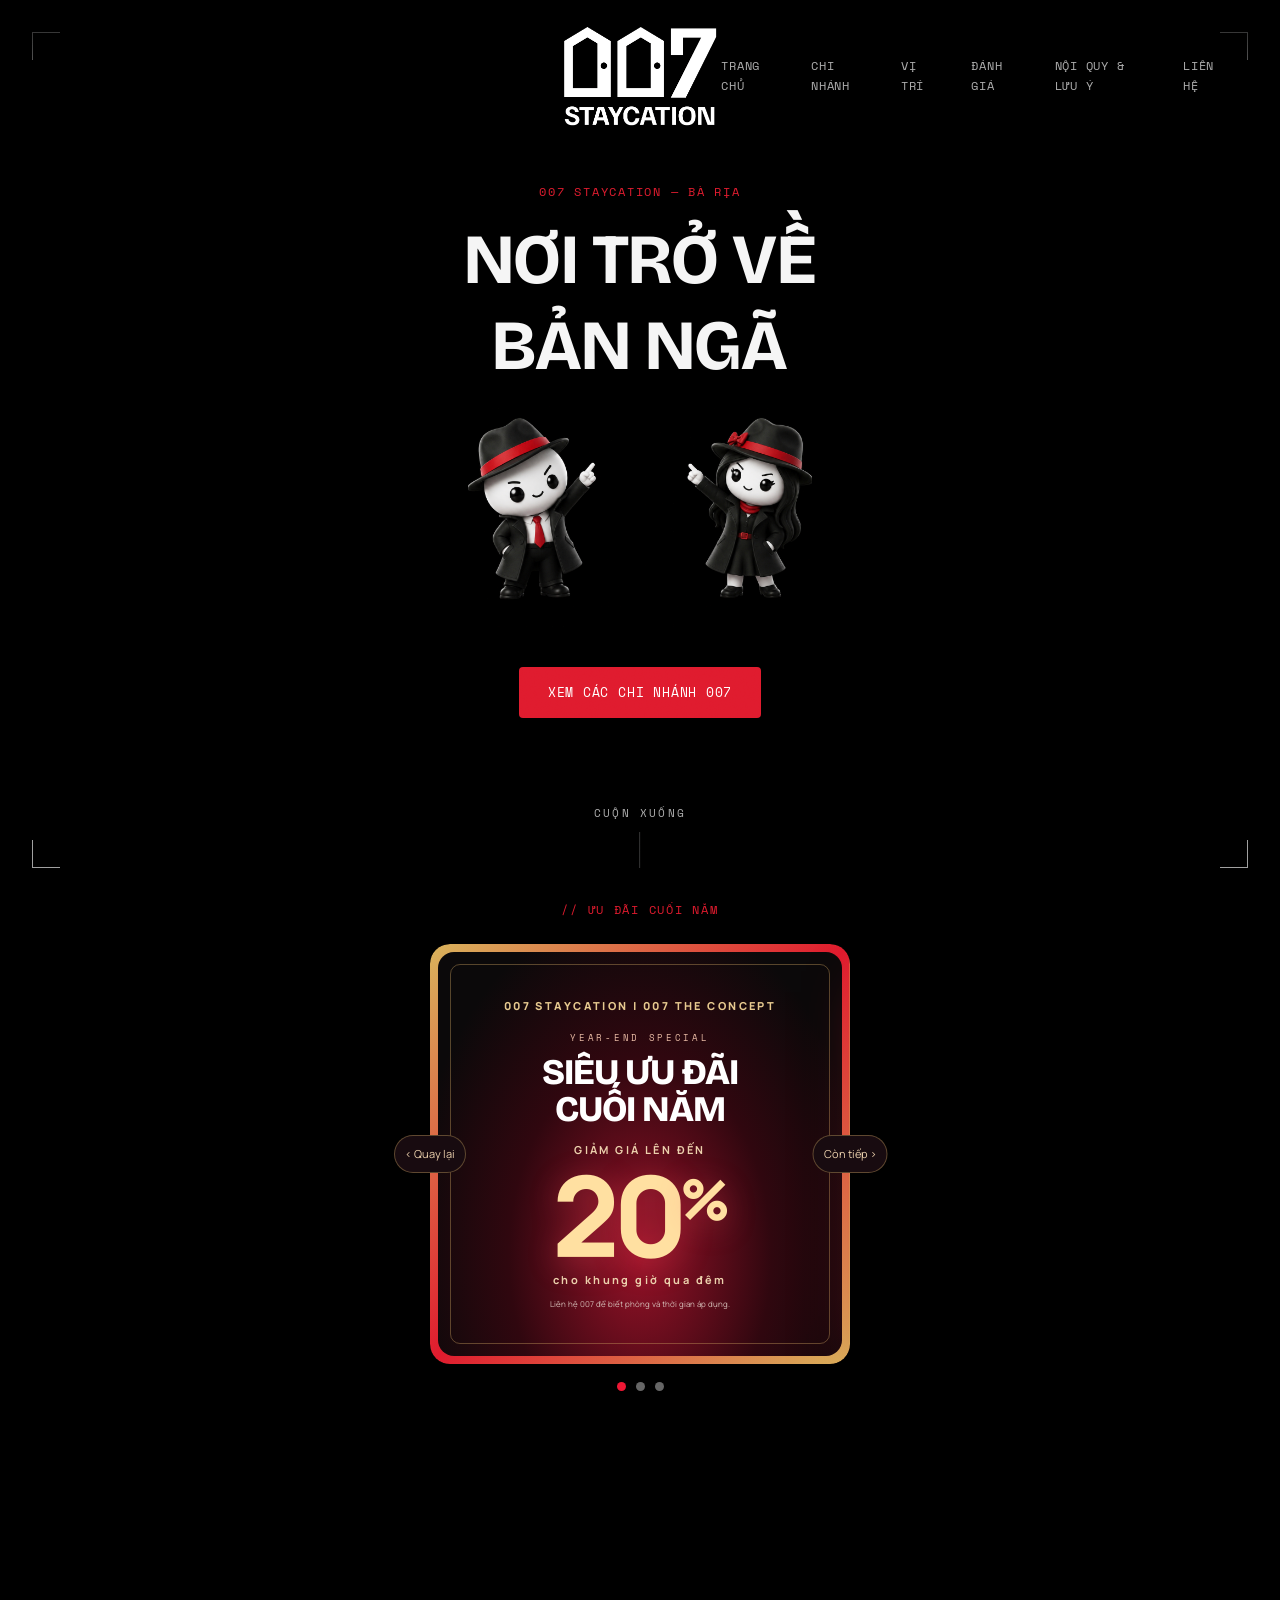
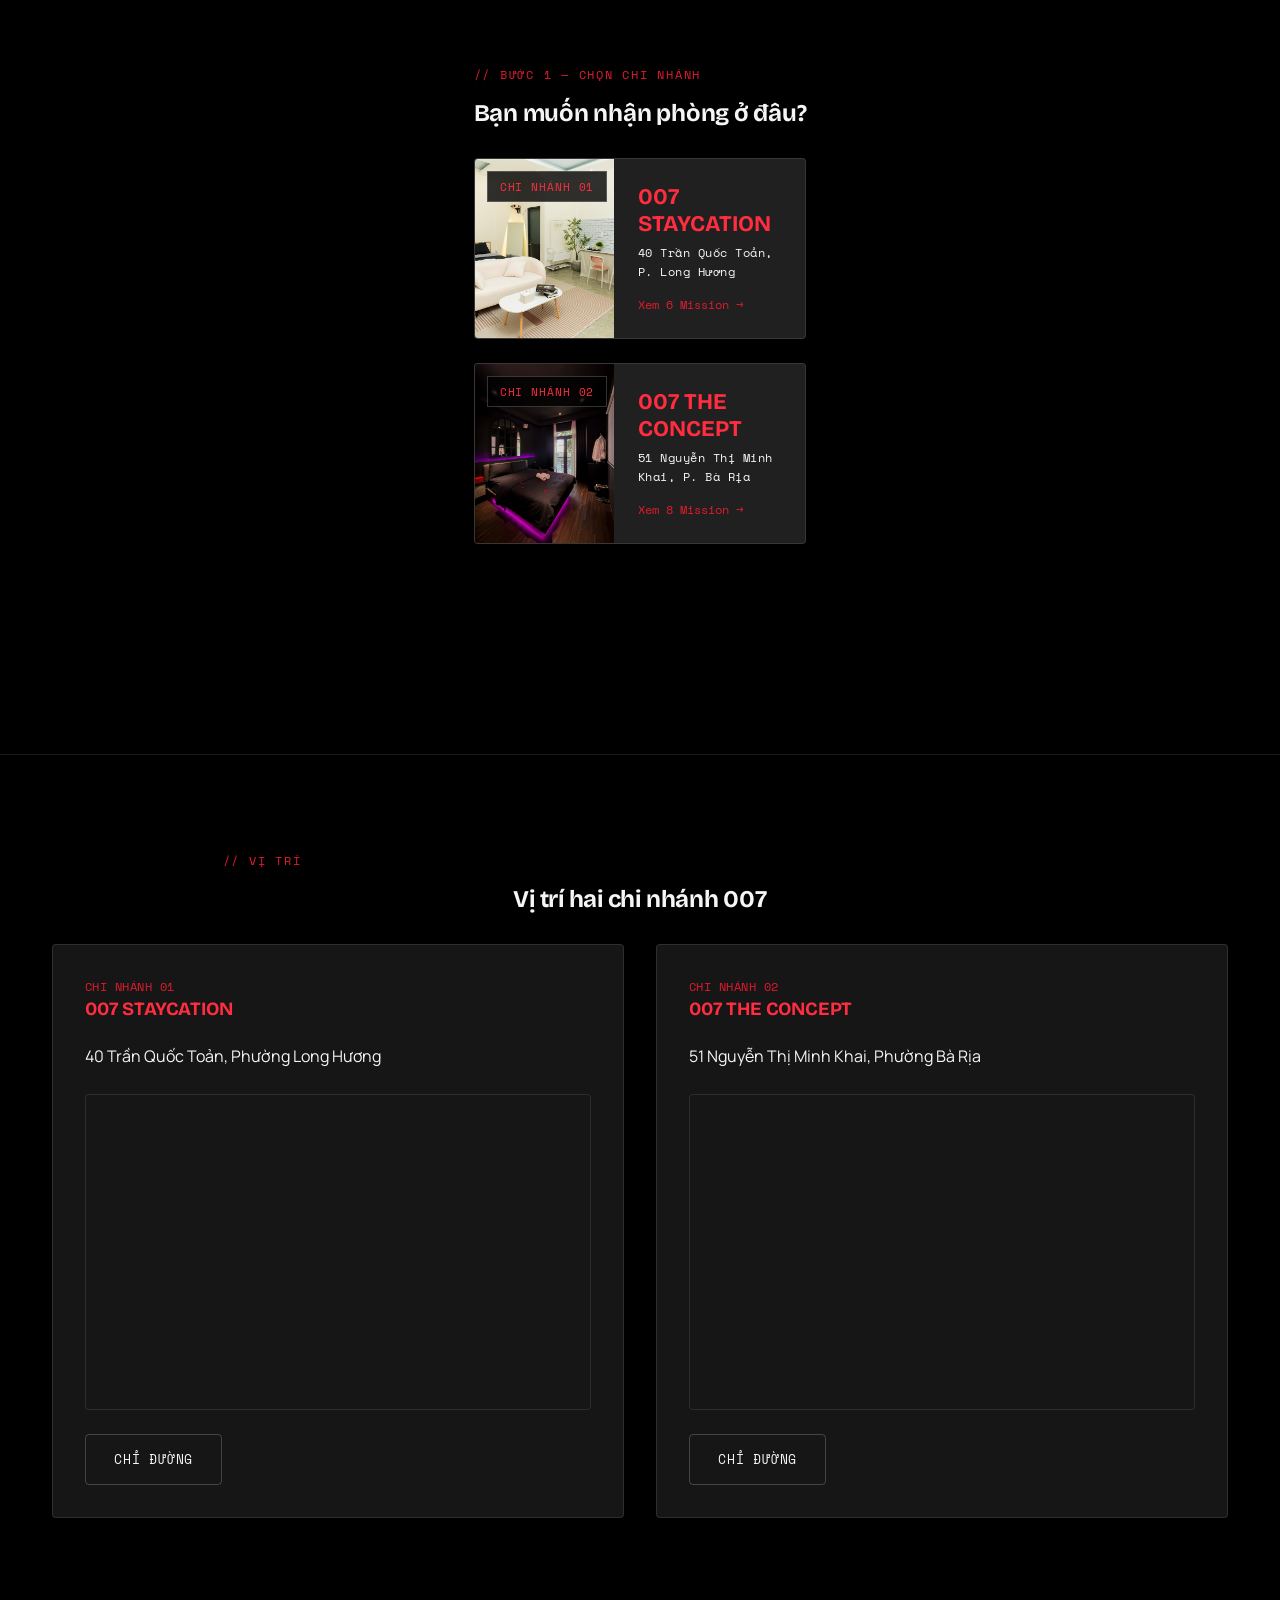
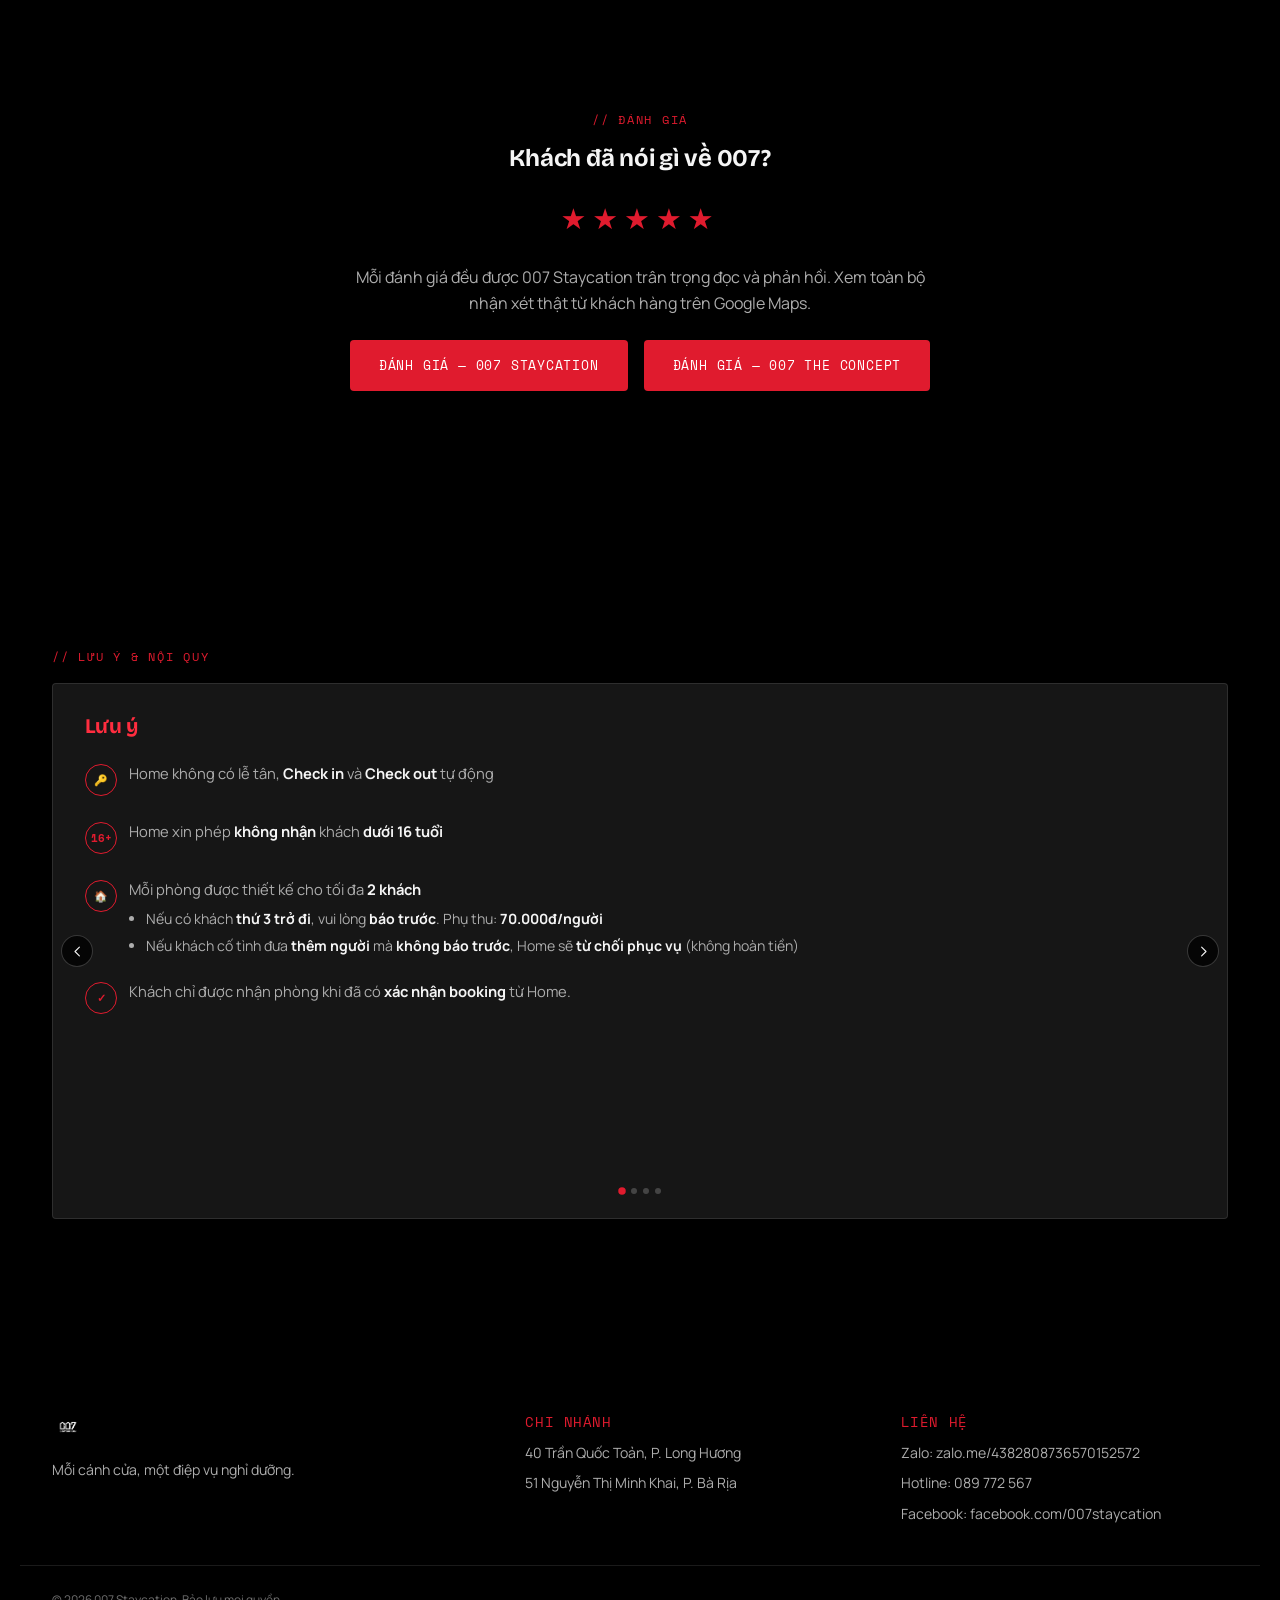
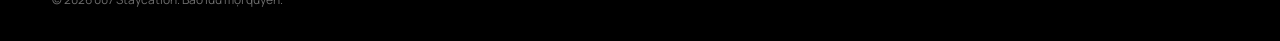
<file: index.html>
<!DOCTYPE html>
<html lang="vi">
<head>
<meta charset="UTF-8">
<meta name="viewport" content="width=device-width, initial-scale=1.0">
<title>007 Staycation — Bà Rịa | Mỗi cánh cửa, một điệp vụ nghỉ dưỡng</title>
<meta name="description" content="007 Staycation tại Bà Rịa — 2 chi nhánh, các phòng Mission 001-006, 007 DNA, 007 SOUL. Đặt phòng qua Zalo hoặc Facebook.">
<link rel="icon" href="assets/images/logo.png">
<link rel="preconnect" href="https://fonts.googleapis.com">
<link rel="preconnect" href="https://fonts.gstatic.com" crossorigin>
<link href="https://fonts.googleapis.com/css2?family=Bricolage+Grotesque:opsz,wght@12..96,400..800&family=Manrope:wght@400;500;600;700;800&family=Space+Mono:wght@400;700&display=swap" rel="stylesheet">
<link rel="stylesheet" href="css/style-20261110.css">
</head>
<body>

<div class="grain"></div>

<!-- NAV -->
<header class="nav" id="nav">
  <div class="nav__inner">
    <a href="#top" class="nav__brand">
      <img src="assets/images/logo-nav.png" alt="007 Staycation" class="nav__logo">
    </a>
    <nav class="nav__links" id="navLinks">
      <button class="nav__links-close" id="navLinksClose" aria-label="Đóng menu">✕</button>
      <a href="#top">Trang chủ</a>
      <a href="#missions">Chi nhánh</a>
      <a href="#location">Vị trí</a>
      <a href="#reviews">Đánh giá</a>
      <a href="#lien-quy-dinh">Nội quy &amp; Lưu ý</a>
      <a href="#lien-he">Liên hệ</a>
    </nav>
    <button class="nav__toggle" id="navToggle" aria-label="Mở menu" aria-expanded="false">
      <span></span><span></span><span></span>
    </button>
  </div>
</header>

<div id="homeView">

<!-- HERO -->
<section class="hero" id="top">
  <div class="hud-corners" aria-hidden="true">
    <span class="hud-corner hud-corner--tl"></span>
    <span class="hud-corner hud-corner--tr"></span>
    <span class="hud-corner hud-corner--bl"></span>
    <span class="hud-corner hud-corner--br"></span>
  </div>

  <div class="hero__content">
    <p class="tag reveal-line">007 STAYCATION — BÀ RỊA</p>
    <h1 class="hero__title">
      <span class="reveal-line"><span>NƠI TRỞ VỀ</span></span>
      <span class="reveal-line"><span>BẢN NGÃ</span></span>
    </h1>
    <img class="hero__mascot" src="assets/images/mascot-point-cropped.png" alt="007 Staycation">
    <div class="hero__actions reveal-line">
      <span>
        <a href="#missions" class="btn btn--primary">Xem các chi nhánh 007</a>
      </span>
    </div>
  </div>

  <a href="#missions" class="hero__scroll" aria-label="Cuộn xuống">
    <span class="hero__scroll-label">CUỘN XUỐNG</span>
    <span class="hero__scroll-line"></span>
  </a>
</section>

<!-- HOLIDAY PRICE-ADJUSTMENT NOTICE -->
<section class="notice">
  <div class="section-inner notice__inner">
    <p class="tag reveal-up">// ƯU ĐÃI CUỐI NĂM</p>
    <div class="notice-carousel" aria-label="Thông báo 007">
    <div class="notice-viewport"><div class="notice__board">
    <div class="notice__frame reveal-up">
      <a class="yearend" href="uu-dai.html" aria-label="Xem thêm các chương trình ưu đãi">
        <span class="yearend__brand">007 STAYCATION | 007 THE CONCEPT</span>
        <span class="yearend__eyebrow">YEAR-END SPECIAL</span>
        <h2>SIÊU ƯU ĐÃI<br>CUỐI NĂM</h2>
        <span class="yearend__upto">GIẢM GIÁ LÊN ĐẾN</span>
        <strong class="yearend__number">20<span>%</span></strong>
        <span class="yearend__upto">cho khung giờ qua đêm</span>
        <small>Liên hệ 007 để biết phòng và thời gian áp dụng.</small>
      </a>
    </div>
    <div class="notice__frame">
      <a class="yearend notice-promo" href="#missions" aria-label="Combo 2 giờ chỉ từ 160k">
<span class="yearend__brand">007 STAYCATION | 007 THE CONCEPT</span>
<span class="yearend__eyebrow">TRI ÂN CUỐI NĂM</span>
<h2>ĐÃ CÓ THÊM</h2>
<div class="combo-announcement__hero"><span>combo</span><strong>2H</strong></div>
<div class="combo-announcement__price"><span>chỉ từ</span><strong>160k</strong></div>

<span class="notice-promo__slogan">KHOẢNG NGHỈ RIÊNG CỦA BẠN</span>
<span class="yearend__button">ĐẶT PHÒNG NGAY ↗</span>
</a>
    </div>
    <div class="notice__frame">
      <a class="yearend notice-promo" href="#missions" aria-label="Mua thêm ca sáng ưu đãi 30%">
<span class="yearend__brand">007 STAYCATION | 007 THE CONCEPT</span>
<span class="yearend__eyebrow">TRI ÂN CUỐI NĂM</span>
<h2>MUA THÊM<br>CA SÁNG</h2>
<span class="yearend__upto">ƯU ĐÃI</span>
<strong class="yearend__number">30<span>%</span></strong>
<div class="notice-promo__details">Dành cho khách ở gói qua đêm</div>
<span class="yearend__button">ĐẶT PHÒNG NGAY ↗</span>
</a>
    </div>
    </div>
    </div><div class="notice-nav"><button type="button" class="notice-prev" aria-label="Thông báo trước">&lt; Quay lại</button><button type="button" class="notice-next" aria-label="Thông báo tiếp theo">Còn tiếp &gt;</button></div>
    <div class="notice-dots"><button type="button" aria-label="Ưu đãi cuối năm" aria-pressed="true"></button><button type="button" aria-label="Combo 2 giờ" aria-pressed="false"></button><button type="button" aria-label="Ưu đãi ca sáng" aria-pressed="false"></button></div>
    </div>
  </div>
</section>

<!-- MISSIONS / ROOMS -->
<section class="missions" id="missions">
  <div class="section-inner">

    <!-- STEP 1 — pick a branch -->
    <div class="branch-select" id="branchSelect">
      <p class="tag reveal-up">// BƯỚC 1 — CHỌN CHI NHÁNH</p>
      <h2 class="reveal-up">Bạn muốn nhận phòng ở đâu?</h2>
      <div class="branch-cards">
        <button class="branch-card reveal-up" data-branch="cn1">
          <span class="branch-card__media">
            <img class="branch-card__slide is-active" src="assets/images/rooms/cn1/mission-001-1.jpg" alt="007 Staycation — Mission 001" loading="lazy">
            <img class="branch-card__slide" src="assets/images/rooms/cn1/mission-002-1.jpg" alt="007 Staycation — Mission 002" loading="lazy">
            <img class="branch-card__slide" src="assets/images/rooms/cn1/mission-003-1.jpg" alt="007 Staycation — Mission 003" loading="lazy">
            <img class="branch-card__slide" src="assets/images/rooms/cn1/mission-004-1.jpg" alt="007 Staycation — Mission 004" loading="lazy">
            <img class="branch-card__slide" src="assets/images/rooms/cn1/mission-005-1.jpg" alt="007 Staycation — Mission 005" loading="lazy">
            <img class="branch-card__slide" src="assets/images/rooms/cn1/mission-006-1.jpg" alt="007 Staycation — Mission 006" loading="lazy">
            <span class="branch-card__badge mono">CHI NHÁNH 01</span>
          </span>
          <span class="branch-card__body">
            <span class="branch-card__name">007 STAYCATION</span>
            <span class="branch-card__addr mono">40 Trần Quốc Toản, P. Long Hương</span>
            <span class="branch-card__cta">Xem 6 Mission →</span>
          </span>
        </button>
        <img class="branch-select__mascot" src="assets/images/mascot-hero-cropped.png" alt="007 Staycation">
        <button class="branch-card reveal-up" data-branch="cn2">
          <span class="branch-card__media">
            <img class="branch-card__slide is-active" src="assets/images/rooms/cn2/mission-001-1.jpg" alt="007 The Concept — Mission 001" loading="lazy">
            <img class="branch-card__slide" src="assets/images/rooms/cn2/mission-002-1.jpg" alt="007 The Concept — Mission 002" loading="lazy">
            <img class="branch-card__slide" src="assets/images/rooms/cn2/mission-003-1.jpg" alt="007 The Concept — Mission 003" loading="lazy">
            <img class="branch-card__slide" src="assets/images/rooms/cn2/mission-004-1.jpg" alt="007 The Concept — Mission 004" loading="lazy">
            <img class="branch-card__slide" src="assets/images/rooms/cn2/mission-005-1.jpg" alt="007 The Concept — Mission 005" loading="lazy">
            <img class="branch-card__slide" src="assets/images/rooms/cn2/mission-006-1.jpg" alt="007 The Concept — Mission 006" loading="lazy">
            <img class="branch-card__slide" src="assets/images/rooms/cn2/007-dna-1.jpg" alt="007 The Concept — 007 DNA" loading="lazy">
            <img class="branch-card__slide" src="assets/images/rooms/cn2/007-soul-1.jpg" alt="007 The Concept — 007 SOUL" loading="lazy">
            <span class="branch-card__badge mono">CHI NHÁNH 02</span>
          </span>
          <span class="branch-card__body">
            <span class="branch-card__name">007 THE CONCEPT</span>
            <span class="branch-card__addr mono">51 Nguyễn Thị Minh Khai, P. Bà Rịa</span>
            <span class="branch-card__cta">Xem 8 Mission →</span>
          </span>
        </button>
      </div>
    </div>

  </div>
</section>

<section class="location-intro" id="location">
  <div class="section-inner location-intro__inner">
    <p class="tag reveal-up">// VỊ TRÍ</p>
  </div>
</section>

<!-- LOCATION -->
<section class="location">
  <div class="section-inner">
    <h2 class="reveal-up">Vị trí hai chi nhánh 007</h2>
    <div class="location-grid">
      <div class="location-card reveal-up">
        <p class="mono">CHI NHÁNH 01</p>
        <h3>007 STAYCATION</h3>
        <p class="location-card__addr">40 Trần Quốc Toản, Phường Long Hương</p>
        <div class="location-card__map">
          <iframe loading="lazy" src="https://www.google.com/maps?q=40+Tr%E1%BA%A7n+Qu%E1%BB%91c+To%E1%BA%A3n%2C+Ph%C6%B0%E1%BB%9Dng+Long+H%C6%B0%C6%A1ng%2C+B%C3%A0+R%E1%BB%8Ba&output=embed" width="100%" height="100%" style="border:0" allowfullscreen referrerpolicy="no-referrer-when-downgrade"></iframe>
        </div>
        <a class="btn btn--ghost" target="_blank" rel="noopener" href="https://www.google.com/maps/search/?api=1&query=40+Tr%E1%BA%A7n+Qu%E1%BB%91c+To%E1%BA%A3n%2C+Ph%C6%B0%E1%BB%9Dng+Long+H%C6%B0%C6%A1ng%2C+B%C3%A0+R%E1%BB%8Ba">Chỉ đường</a>
      </div>
      <div class="location-card reveal-up">
        <p class="mono">CHI NHÁNH 02</p>
        <h3>007 THE CONCEPT</h3>
        <p class="location-card__addr">51 Nguyễn Thị Minh Khai, Phường Bà Rịa</p>
        <div class="location-card__map">
          <iframe loading="lazy" src="https://www.google.com/maps?q=51+Nguy%E1%BB%85n+Th%E1%BB%8B+Minh+Khai%2C+Ph%C6%B0%E1%BB%9Dng+B%C3%A0+R%E1%BB%8Ba&output=embed" width="100%" height="100%" style="border:0" allowfullscreen referrerpolicy="no-referrer-when-downgrade"></iframe>
        </div>
        <a class="btn btn--ghost" target="_blank" rel="noopener" href="https://www.google.com/maps/place/007+THE+CONCEPT/@10.4949087,107.1770047,21z/data=!4m6!3m5!1s0x3175730e86748ba3:0x7bed665c73b1c5c8!8m2!3d10.4949997!4d107.1770003!16s%2Fg%2F11zgdgc2ll?entry=ttu&g_ep=EgoyMDI2MDcxOS4wIKXMDSoASAFQAw%3D%3D">Chỉ đường</a>
      </div>
    </div>
  </div>
</section>

<!-- REVIEWS -->
<section class="reviews" id="reviews">
  <div class="section-inner reviews__inner">
    <p class="tag reveal-up">// ĐÁNH GIÁ</p>
    <h2 class="reveal-up">Khách đã nói gì về 007?</h2>
    <div class="reviews__stars reveal-up" aria-hidden="true">★★★★★</div>
    <p class="reveal-up">Mỗi đánh giá đều được 007 Staycation trân trọng đọc và phản hồi. Xem toàn bộ nhận xét thật từ khách hàng trên Google Maps.</p>
    <div class="reviews__actions reveal-up">
      <a class="btn btn--primary" target="_blank" rel="noopener" href="https://www.google.com/maps/search/?api=1&query=007+Staycation+B%C3%A0+R%E1%BB%8Ba+Tr%E1%BA%A7n+Qu%E1%BB%91c+To%E1%BA%A3n">Đánh giá — 007 STAYCATION</a>
      <a class="btn btn--primary" target="_blank" rel="noopener" href="https://www.google.com/maps/place/007+THE+CONCEPT/@10.4949087,107.1770047,21z/data=!4m6!3m5!1s0x3175730e86748ba3:0x7bed665c73b1c5c8!8m2!3d10.4949997!4d107.1770003!16s%2Fg%2F11zgdgc2ll?entry=ttu&g_ep=EgoyMDI2MDcxOS4wIKXMDSoASAFQAw%3D%3D">Đánh giá — 007 THE CONCEPT</a>
    </div>
  </div>
</section>

<!-- LƯU Ý & NỘI QUY — same swipeable carousel as on each branch's rooms
     page, also surfaced here so visitors can check policies before ever
     picking a branch. -->
<section class="rules section-inner" id="lien-quy-dinh">
  <p class="tag reveal-up">// LƯU Ý &amp; NỘI QUY</p>
  <div class="rules-carousel">
    <div class="rules-carousel__track">

      <div class="rules-carousel__slide">
        <h3 class="rules-carousel__title">Lưu ý</h3>
        <ul class="rules-list rules-list--icons">
          <li><span class="rules-icon">🔑</span><span>Home không có lễ tân, <strong>Check in</strong> và <strong>Check out</strong> tự động</span></li>
          <li><span class="rules-icon">16+</span><span>Home xin phép <strong>không nhận</strong> khách <strong>dưới 16 tuổi</strong></span></li>
          <li><span class="rules-icon">🏠</span><span>Mỗi phòng được thiết kế cho tối đa <strong>2 khách</strong>
            <ul class="rules-sublist">
              <li>Nếu có khách <strong>thứ 3 trở đi</strong>, vui lòng <strong>báo trước</strong>. Phụ thu: <strong>70.000đ/người</strong></li>
              <li>Nếu khách cố tình đưa <strong>thêm người</strong> mà <strong>không báo trước</strong>, Home sẽ <strong>từ chối phục vụ</strong> (không hoàn tiền)</li>
            </ul>
          </span></li>
          <li><span class="rules-icon">✓</span><span>Khách chỉ được nhận phòng khi đã có <strong>xác nhận booking</strong> từ Home.</span></li>
        </ul>
      </div>

      <div class="rules-carousel__slide">
        <h3 class="rules-carousel__title">Nội quy</h3>
        <ol class="rules-list rules-list--numbered">
          <li><strong>CHECK IN - CHECK OUT</strong>
            <ul class="rules-sublist">
              <li><strong>Vui lòng</strong> cung cấp ảnh CCCD của 2 khách để làm thủ tục check-in</li>
              <li><strong>Check out đúng giờ</strong> — để tránh ảnh hưởng đến khách sau</li>
              <li>Check-out trễ (từ 10 phút trở lên): <strong>Phụ thu</strong> theo BẢNG PHỤ THU &amp; XỬ LÝ PHÁT SINH</li>
              <li>Khi check-out, <strong>vui lòng</strong> quay video tình trạng phòng để xác nhận, giúp tránh phát sinh không đáng có</li>
              <li>Trường hợp phát sinh vệ sinh đặc biệt sau check-out sẽ áp dụng theo mức xử lý theo BẢNG PHỤ THU &amp; XỬ LÝ PHÁT SINH</li>
            </ul>
          </li>
          <li><strong>KHÔNG vi phạm pháp luật</strong>
            <ul class="rules-sublist">
              <li><strong>KHÔNG</strong> sử dụng, tàng trữ chất kích thích, mại dâm, cờ bạc hoặc bất kỳ hành vi vi phạm pháp luật nào tại 007 Staycation.</li>
            </ul>
          </li>
          <li><strong>KHÔNG hút thuốc, sử dụng chất gây cháy nổ trong phòng</strong>
            <ul class="rules-sublist">
              <li>Nếu hút thuốc trong phòng: <strong>Phạt</strong> theo BẢNG PHỤ THU &amp; XỬ LÝ PHÁT SINH</li>
            </ul>
          </li>
        </ol>
      </div>

      <div class="rules-carousel__slide">
        <h3 class="rules-carousel__title">Nội quy (tiếp theo)</h3>
        <ol class="rules-list rules-list--numbered" start="4">
          <li><strong>NGHIÊM CẤM</strong> sử dụng vape, thuốc lá điện tử trong toàn bộ khu vực tại 007 Staycation
            <ul class="rules-sublist">
              <li>Nếu phát hiện, Home có quyền ngưng phục vụ và phối hợp cơ quan chức năng xử lý khi cần thiết</li>
            </ul>
          </li>
          <li><strong>Nấu ăn &amp; vệ sinh</strong>
            <ul class="rules-sublist">
              <li><strong>KHÔNG</strong> nấu ăn trong phòng (trừ phòng có bếp)</li>
              <li>Nếu sử dụng bếp, vui lòng giữ gìn vệ sinh, rửa sạch dụng cụ bếp và dọn dẹp sau khi sử dụng.</li>
            </ul>
          </li>
          <li><strong>Giữ gìn không gian chung</strong>
            <ul class="rules-sublist">
              <li><strong>KHÔNG</strong> mang đồ ăn nặng mùi, dầu mỡ lên giường, chăn, gối, thảm, rèm</li>
              <li><strong>Vui lòng</strong> bỏ rác đúng nơi quy định, không xả rác trong phòng, ban công và khu vực chung.</li>
              <li>Nếu phát sinh mùi hoặc vết bẩn khó xử lý: Phụ thu theo BẢNG PHỤ THU &amp; XỬ LÝ PHÁT SINH</li>
            </ul>
          </li>
          <li><strong>Nội thất &amp; tài sản</strong>
            <ul class="rules-sublist">
              <li><strong>KHÔNG</strong> tự ý di chuyển, thay đổi kết cấu, đóng đinh, dán keo hoặc treo đồ lên tường</li>
              <li>Nếu hư hỏng hoặc mất tài sản: <strong>bồi thường</strong> theo BẢNG PHỤ THU &amp; XỬ LÝ PHÁT SINH</li>
            </ul>
          </li>
        </ol>
      </div>

      <div class="rules-carousel__slide">
        <h3 class="rules-carousel__title">Bảng phụ thu &amp; xử lý phát sinh</h3>
        <ol class="rules-list rules-list--numbered">
          <li><strong>CHECK-IN / CHECK-OUT</strong>
            <ul class="rules-sublist">
              <li>Check-out trễ (từ 10 phút trở lên): Phụ thu <strong>100.000đ</strong></li>
            </ul>
          </li>
          <li><strong>VỆ SINH &amp; KHỬ MÙI</strong>
            <ul class="rules-sublist">
              <li>Ga giường/ chăn/ gối dính máu hoặc vết bẩn khó tẩy: <strong>200.000đ/món</strong></li>
              <li>Nệm dính máu hoặc vết bẩn khó tẩy: <strong>300.000đ/lần vệ sinh</strong></li>
              <li>Khăn dính máu hoặc vết bẩn khó tẩy: <strong>100.000đ/món</strong></li>
              <li>Hút thuốc trong phòng: <strong>300.000đ/lần</strong></li>
              <li>Phát sinh mùi nặng trong phòng (đồ ăn, dầu mỡ, chất gây mùi,...): Phụ thu theo mức độ xử lý thực tế</li>
            </ul>
          </li>
          <li><strong>THIẾT BỊ &amp; NỘI THẤT</strong>
            <ul class="rules-sublist">
              <li>Làm bể hoặc hư hỏng thiết bị điện tử / nội thất / đồ gia dụng: Tính theo chi phí sửa chữa hoặc thay mới thực tế</li>
              <li>Làm mất tài sản, vật dụng trong phòng: Bồi thường theo giá trị thực tế</li>
              <li>Tự ý thay đổi bố cục, dán keo, đóng đinh hoặc tác động lên tường / nội thất: Phụ thu theo tình trạng khắc phục thực tế</li>
            </ul>
          </li>
        </ol>
      </div>

    </div>
    <button class="rules-carousel__arrow rules-carousel__arrow--prev" aria-label="Trang trước">
      <svg viewBox="0 0 24 24" fill="none"><path d="M15 5l-7 7 7 7" stroke="currentColor" stroke-width="1.8" stroke-linecap="round" stroke-linejoin="round"/></svg>
    </button>
    <button class="rules-carousel__arrow rules-carousel__arrow--next" aria-label="Trang sau">
      <svg viewBox="0 0 24 24" fill="none"><path d="M9 5l7 7-7 7" stroke="currentColor" stroke-width="1.8" stroke-linecap="round" stroke-linejoin="round"/></svg>
    </button>
    <div class="rules-carousel__dots">
      <span class="rules-carousel__dot is-active"></span>
      <span class="rules-carousel__dot"></span>
      <span class="rules-carousel__dot"></span>
      <span class="rules-carousel__dot"></span>
    </div>
  </div>
</section>

<!-- FOOTER -->
<footer class="footer">
  <div class="section-inner footer__grid">
    <div>
      <img src="assets/images/logo.png" alt="007 Staycation" class="footer__logo">
      <p>Mỗi cánh cửa, một điệp vụ nghỉ dưỡng.</p>
    </div>
    <div>
      <p class="mono footer__heading">CHI NHÁNH</p>
      <p>40 Trần Quốc Toản, P. Long Hương</p>
      <p>51 Nguyễn Thị Minh Khai, P. Bà Rịa</p>
    </div>
    <div id="lien-he">
      <p class="mono footer__heading">LIÊN HỆ</p>
      <p><a href="https://zalo.me/4382808736570152572" target="_blank" rel="noopener">Zalo: zalo.me/4382808736570152572</a></p>
      <p><a href="tel:089772567">Hotline: 089 772 567</a></p>
      <p><a href="https://www.facebook.com/007staycation" target="_blank" rel="noopener">Facebook: facebook.com/007staycation</a></p>
    </div>
  </div>
  <div class="section-inner footer__bottom">
    <p>© 2026 007 Staycation. Bảo lưu mọi quyền.</p>
  </div>
</footer>

</div><!-- /homeView -->

<!-- ROOMS PAGE — shown full-screen after a branch is picked, replacing the homepage entirely -->
<section class="rooms-page" id="roomsView" hidden>
  <div class="section-inner">
    <button class="back-link mono" id="backToBranches">← Về trang chủ</button>
    <p class="tag" id="roomSelectBranchTag">// CHI NHÁNH 01</p>
    <h2 id="roomsPageTitle">007 STAYCATION</h2>
    <p class="branch-address mono" id="branchAddress">40 Trần Quốc Toản, Phường Long Hương</p>

    <!-- AVAILABILITY SEARCH — pick a date/time, see which Missions are free -->
    <div class="availability">
      <div class="availability__tabs" role="tablist">
        <button class="availability__tab is-active" data-mode="hour" role="tab" aria-selected="true">Theo giờ</button>
        <button class="availability__tab" data-mode="overnight" role="tab" aria-selected="false">Qua đêm</button>
        <button class="availability__tab" data-mode="day" role="tab" aria-selected="false">Theo ngày</button>
      </div>

      <div class="availability__form">
        <div class="availability__field availability__field--wide">
          <label>Nhận phòng</label>
          <div class="availability__date-group">
            <select id="availDay" aria-label="Ngày"></select>
            <select id="availMonth" aria-label="Tháng"></select>
            <select id="availYear" aria-label="Năm"></select>
          </div>
        </div>
        <div class="availability__field availability__field--wide" id="availFieldOut" hidden>
          <label>Trả phòng</label>
          <div class="availability__date-group">
            <select id="availOutDay" aria-label="Ngày"></select>
            <select id="availOutMonth" aria-label="Tháng"></select>
            <select id="availOutYear" aria-label="Năm"></select>
          </div>
        </div>
        <div class="availability__field" id="availFieldB">
          <label for="availTime" id="availFieldBLabel">Giờ vào</label>
          <select id="availTime"><!-- populated by JS: 00:00–23:30, mỗi 30 phút --></select>
        </div>
        <div class="availability__field" id="availFieldC">
          <label for="availDuration" id="availFieldCLabel">Số giờ nghỉ</label>
          <select id="availDuration"><!-- populated by JS: 2–12 giờ --></select>
          <select id="availTimeOut" hidden><!-- populated by JS: từ 09:00, mỗi 30 phút --></select>
        </div>
        <button class="btn btn--primary availability__submit" id="availSearchBtn">Tìm phòng trống</button>
      </div>

      <div class="availability__status mono" id="availStatus"></div>
      <p class="availability__note">* Đối với việc đặt phòng thời gian dài, vui lòng liên hệ trực tiếp để được ưu đãi giá.</p>
    </div>

    <div class="room-grid" id="roomGrid">
      <!-- populated by JS -->
    </div>

    <!-- LƯU Ý & NỘI QUY — swipeable carousel: Lưu ý / Nội quy (1) / Nội quy (2) / Bảng phụ thu -->
    <section class="rules">
      <p class="tag">// LƯU Ý &amp; NỘI QUY</p>
      <div class="rules-carousel">
        <div class="rules-carousel__track">

          <div class="rules-carousel__slide">
            <h3 class="rules-carousel__title">Lưu ý</h3>
            <ul class="rules-list rules-list--icons">
              <li><span class="rules-icon">🔑</span><span>Home không có lễ tân, <strong>Check in</strong> và <strong>Check out</strong> tự động</span></li>
              <li><span class="rules-icon">16+</span><span>Home xin phép <strong>không nhận</strong> khách <strong>dưới 16 tuổi</strong></span></li>
              <li><span class="rules-icon">🏠</span><span>Mỗi phòng được thiết kế cho tối đa <strong>2 khách</strong>
                <ul class="rules-sublist">
                  <li>Nếu có khách <strong>thứ 3 trở đi</strong>, vui lòng <strong>báo trước</strong>. Phụ thu: <strong>70.000đ/người</strong></li>
                  <li>Nếu khách cố tình đưa <strong>thêm người</strong> mà <strong>không báo trước</strong>, Home sẽ <strong>từ chối phục vụ</strong> (không hoàn tiền)</li>
                </ul>
              </span></li>
              <li><span class="rules-icon">✓</span><span>Khách chỉ được nhận phòng khi đã có <strong>xác nhận booking</strong> từ Home.</span></li>
            </ul>
          </div>

          <div class="rules-carousel__slide">
            <h3 class="rules-carousel__title">Nội quy</h3>
            <ol class="rules-list rules-list--numbered">
              <li><strong>CHECK IN - CHECK OUT</strong>
                <ul class="rules-sublist">
                  <li><strong>Vui lòng</strong> cung cấp ảnh CCCD của 2 khách để làm thủ tục check-in</li>
                  <li><strong>Check out đúng giờ</strong> — để tránh ảnh hưởng đến khách sau</li>
                  <li>Check-out trễ (từ 10 phút trở lên): <strong>Phụ thu</strong> theo BẢNG PHỤ THU &amp; XỬ LÝ PHÁT SINH</li>
                  <li>Khi check-out, <strong>vui lòng</strong> quay video tình trạng phòng để xác nhận, giúp tránh phát sinh không đáng có</li>
                  <li>Trường hợp phát sinh vệ sinh đặc biệt sau check-out sẽ áp dụng theo mức xử lý theo BẢNG PHỤ THU &amp; XỬ LÝ PHÁT SINH</li>
                </ul>
              </li>
              <li><strong>KHÔNG vi phạm pháp luật</strong>
                <ul class="rules-sublist">
                  <li><strong>KHÔNG</strong> sử dụng, tàng trữ chất kích thích, mại dâm, cờ bạc hoặc bất kỳ hành vi vi phạm pháp luật nào tại 007 Staycation.</li>
                </ul>
              </li>
              <li><strong>KHÔNG hút thuốc, sử dụng chất gây cháy nổ trong phòng</strong>
                <ul class="rules-sublist">
                  <li>Nếu hút thuốc trong phòng: <strong>Phạt</strong> theo BẢNG PHỤ THU &amp; XỬ LÝ PHÁT SINH</li>
                </ul>
              </li>
            </ol>
          </div>

          <div class="rules-carousel__slide">
            <h3 class="rules-carousel__title">Nội quy (tiếp theo)</h3>
            <ol class="rules-list rules-list--numbered" start="4">
              <li><strong>NGHIÊM CẤM</strong> sử dụng vape, thuốc lá điện tử trong toàn bộ khu vực tại 007 Staycation
                <ul class="rules-sublist">
                  <li>Nếu phát hiện, Home có quyền ngưng phục vụ và phối hợp cơ quan chức năng xử lý khi cần thiết</li>
                </ul>
              </li>
              <li><strong>Nấu ăn &amp; vệ sinh</strong>
                <ul class="rules-sublist">
                  <li><strong>KHÔNG</strong> nấu ăn trong phòng (trừ phòng có bếp)</li>
                  <li>Nếu sử dụng bếp, vui lòng giữ gìn vệ sinh, rửa sạch dụng cụ bếp và dọn dẹp sau khi sử dụng.</li>
                </ul>
              </li>
              <li><strong>Giữ gìn không gian chung</strong>
                <ul class="rules-sublist">
                  <li><strong>KHÔNG</strong> mang đồ ăn nặng mùi, dầu mỡ lên giường, chăn, gối, thảm, rèm</li>
                  <li><strong>Vui lòng</strong> bỏ rác đúng nơi quy định, không xả rác trong phòng, ban công và khu vực chung.</li>
                  <li>Nếu phát sinh mùi hoặc vết bẩn khó xử lý: Phụ thu theo BẢNG PHỤ THU &amp; XỬ LÝ PHÁT SINH</li>
                </ul>
              </li>
              <li><strong>Nội thất &amp; tài sản</strong>
                <ul class="rules-sublist">
                  <li><strong>KHÔNG</strong> tự ý di chuyển, thay đổi kết cấu, đóng đinh, dán keo hoặc treo đồ lên tường</li>
                  <li>Nếu hư hỏng hoặc mất tài sản: <strong>bồi thường</strong> theo BẢNG PHỤ THU &amp; XỬ LÝ PHÁT SINH</li>
                </ul>
              </li>
            </ol>
          </div>

          <div class="rules-carousel__slide">
            <h3 class="rules-carousel__title">Bảng phụ thu &amp; xử lý phát sinh</h3>
            <ol class="rules-list rules-list--numbered">
              <li><strong>CHECK-IN / CHECK-OUT</strong>
                <ul class="rules-sublist">
                  <li>Check-out trễ (từ 10 phút trở lên): Phụ thu <strong>100.000đ</strong></li>
                </ul>
              </li>
              <li><strong>VỆ SINH &amp; KHỬ MÙI</strong>
                <ul class="rules-sublist">
                  <li>Ga giường/ chăn/ gối dính máu hoặc vết bẩn khó tẩy: <strong>200.000đ/món</strong></li>
                  <li>Nệm dính máu hoặc vết bẩn khó tẩy: <strong>300.000đ/lần vệ sinh</strong></li>
                  <li>Khăn dính máu hoặc vết bẩn khó tẩy: <strong>100.000đ/món</strong></li>
                  <li>Hút thuốc trong phòng: <strong>300.000đ/lần</strong></li>
                  <li>Phát sinh mùi nặng trong phòng (đồ ăn, dầu mỡ, chất gây mùi,...): Phụ thu theo mức độ xử lý thực tế</li>
                </ul>
              </li>
              <li><strong>THIẾT BỊ &amp; NỘI THẤT</strong>
                <ul class="rules-sublist">
                  <li>Làm bể hoặc hư hỏng thiết bị điện tử / nội thất / đồ gia dụng: Tính theo chi phí sửa chữa hoặc thay mới thực tế</li>
                  <li>Làm mất tài sản, vật dụng trong phòng: Bồi thường theo giá trị thực tế</li>
                  <li>Tự ý thay đổi bố cục, dán keo, đóng đinh hoặc tác động lên tường / nội thất: Phụ thu theo tình trạng khắc phục thực tế</li>
                </ul>
              </li>
            </ol>
          </div>

        </div>
        <button class="rules-carousel__arrow rules-carousel__arrow--prev" aria-label="Trang trước">
          <svg viewBox="0 0 24 24" fill="none"><path d="M15 5l-7 7 7 7" stroke="currentColor" stroke-width="1.8" stroke-linecap="round" stroke-linejoin="round"/></svg>
        </button>
        <button class="rules-carousel__arrow rules-carousel__arrow--next" aria-label="Trang sau">
          <svg viewBox="0 0 24 24" fill="none"><path d="M9 5l7 7-7 7" stroke="currentColor" stroke-width="1.8" stroke-linecap="round" stroke-linejoin="round"/></svg>
        </button>
        <div class="rules-carousel__dots">
          <span class="rules-carousel__dot is-active"></span>
          <span class="rules-carousel__dot"></span>
          <span class="rules-carousel__dot"></span>
          <span class="rules-carousel__dot"></span>
        </div>
      </div>
    </section>

  </div>
</section>

<!-- BOOKING REQUEST MODAL — shown when a customer taps "BOOK PHÒNG" on a free room -->
<div class="booking-modal" id="bookingModal" hidden>
  <div class="booking-modal__backdrop" id="bookingModalBackdrop"></div>
  <div class="booking-modal__box" role="dialog" aria-modal="true" aria-labelledby="bookingModalTitle">
    <button class="booking-modal__close" id="bookingModalClose" aria-label="Đóng">✕</button>
    <p class="tag mono">// PHIẾU YÊU CẦU ĐẶT PHÒNG</p>
    <h3 id="bookingModalTitle">Xác nhận thông tin</h3>
    <div class="booking-modal__details">
      <div><span>Mã Phòng</span><strong id="bkRoomCode">—</strong></div>
      <div><span>Ngày và giờ checkin</span><strong id="bkCheckin">—</strong></div>
      <div><span>Ngày và giờ checkout</span><strong id="bkCheckout">—</strong></div>
      <div id="bkBasePriceRow" hidden><span>Giá phòng</span><strong id="bkBasePrice">—</strong></div>
      <div id="bkHolidayRow" hidden><span>Phụ thu lễ</span><strong id="bkHoliday">—</strong></div>
      <div><span>Thành tiền</span><strong id="bkTotal">—</strong></div>
    </div>
    <div class="booking-modal__actions">
      <button class="btn btn--ghost" id="bkCopyBtn">Copy nội dung</button>
      <a class="btn btn--primary" id="bkZaloBtn" target="_blank" rel="noopener" href="https://zalo.me/4382808736570152572">Gửi qua Zalo</a>
      <a class="btn btn--primary" id="bkMessengerBtn" target="_blank" rel="noopener" href="https://m.me/007Staycation">Gửi qua Messenger</a>
    </div>
    <img class="booking-modal__hint-img" src="assets/images/chot-don.png" alt="Thử không đặt coi">
    <p class="booking-modal__copied" id="bkCopiedNote" hidden>Đã copy nội dung phiếu!</p>
  </div>
</div>

<script src="js/main-20261110.js?v=staycation-006-20261110"></script>
</body>
</html>
</file>
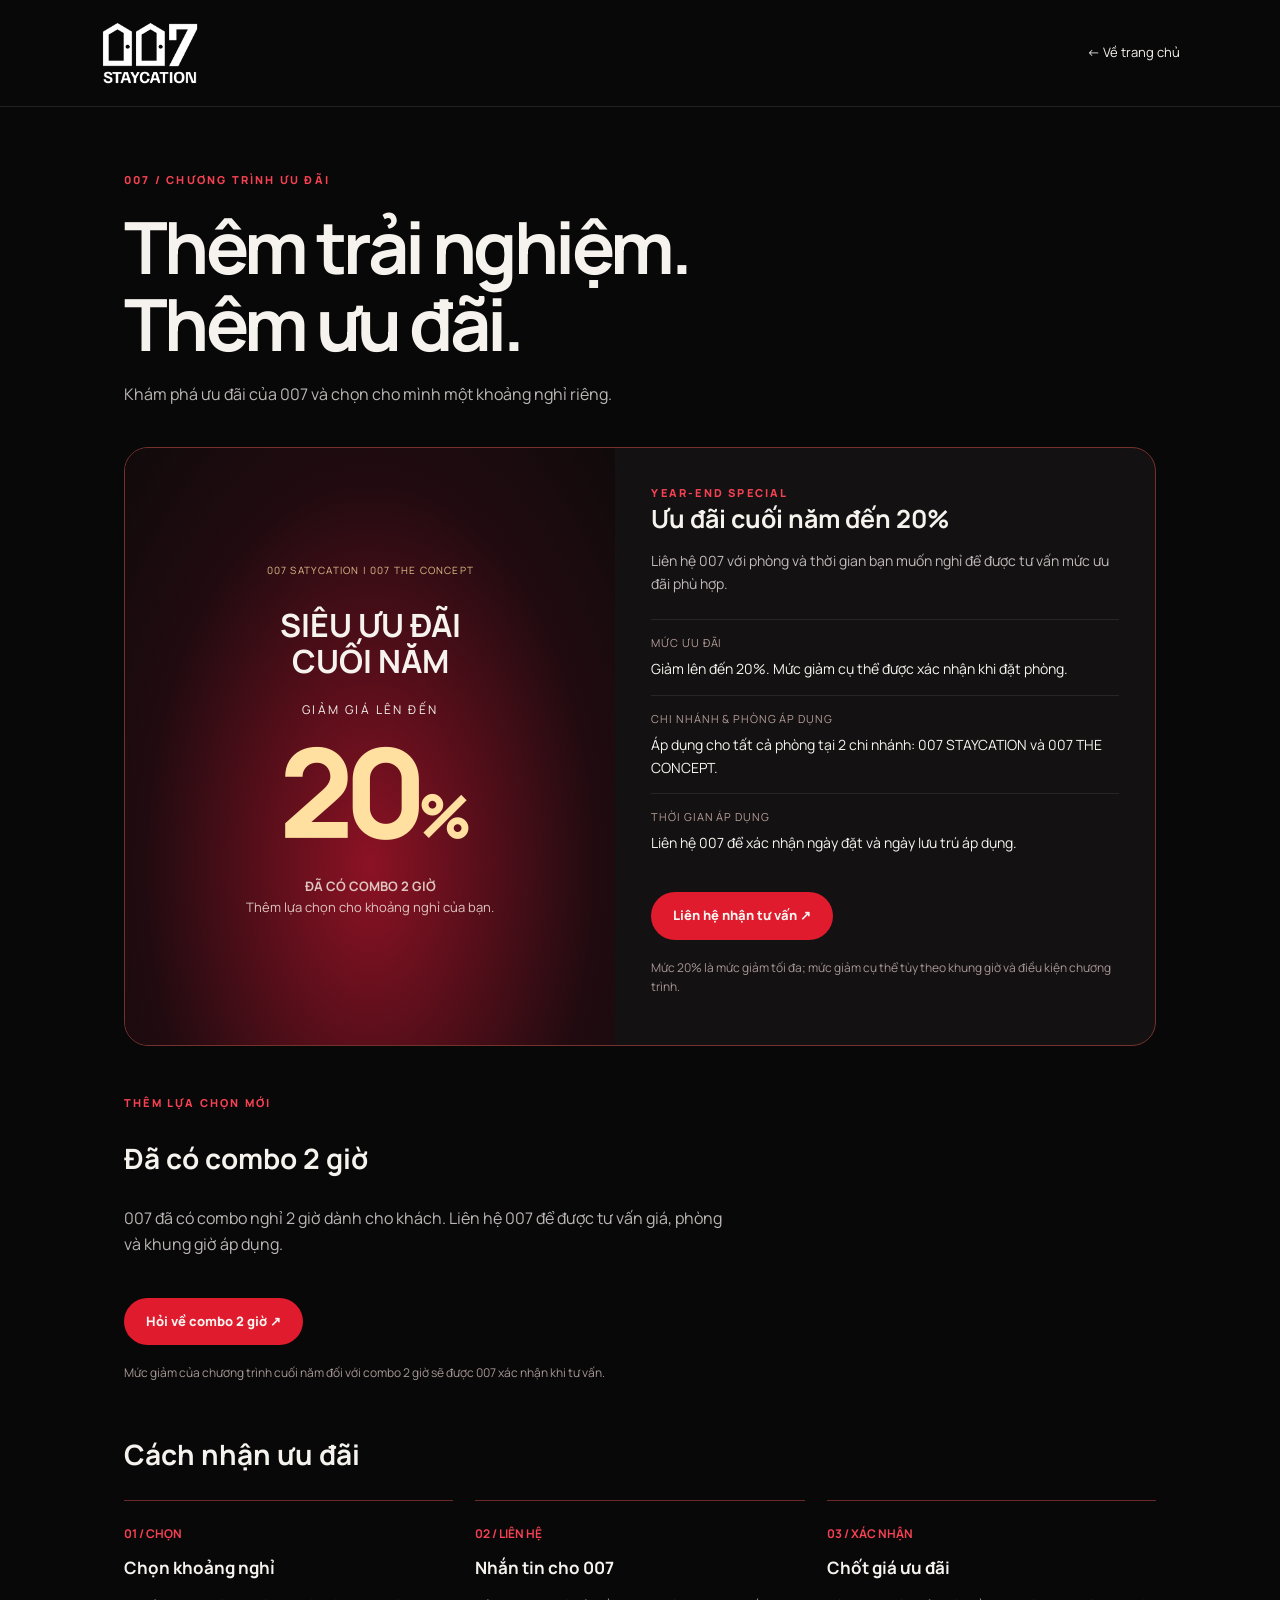
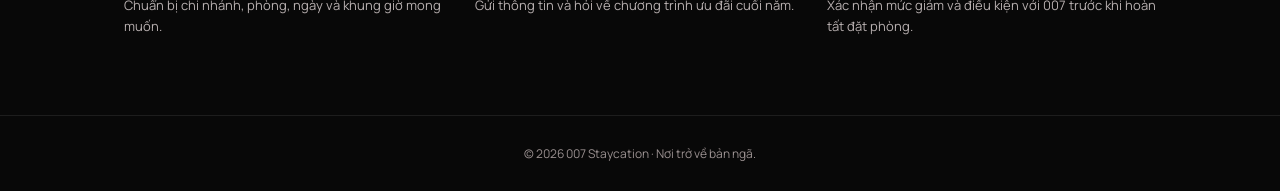
<file: uu-dai.html>
<!doctype html>
<html lang="vi"><head><meta charset="utf-8"><meta name="viewport" content="width=device-width,initial-scale=1"><title>Ưu đãi cuối năm | 007 Staycation</title><meta name="description" content="Khám phá chương trình ưu đãi cuối năm giảm lên đến 20% tại 007."><link rel="icon" href="assets/images/logo.png"><link href="https://fonts.googleapis.com/css2?family=Manrope:wght@400;500;600;700;800&display=swap" rel="stylesheet"><style>
*{box-sizing:border-box}body{margin:0;background:#080808;color:#f6f3ef;font-family:Manrope,Arial,sans-serif;line-height:1.65}a{color:inherit}header{border-bottom:1px solid #ffffff1a;display:flex;align-items:center;justify-content:space-between;padding:20px max(24px,calc((100vw - 1080px)/2));gap:24px}header img{width:100px;display:block}header a{text-decoration:none;font-size:13px}main{max-width:1080px;margin:auto;padding:64px 24px} .label{color:#f64152;font-size:11px;letter-spacing:.2em;font-weight:800}h1{font-size:clamp(38px,7vw,72px);line-height:1.08;letter-spacing:-.05em;margin:18px 0} .intro{color:#bcb6b6;max-width:600px;margin-bottom:40px}.offer{display:grid;grid-template-columns:1fr 1.1fr;border:1px solid #76312c;border-radius:24px;overflow:hidden;background:#141112}.art{padding:48px 30px;display:flex;flex-direction:column;align-items:center;justify-content:center;text-align:center;background:radial-gradient(ellipse at 50% 70%,#8c1224,#210b10 65%,#100a0b)}.brand{font-size:10px;letter-spacing:.12em;color:#dfbe89} .art h2{font-size:32px;line-height:1.15;margin:28px 0 20px}.art .upto{font-size:12px;letter-spacing:.2em}.discount{font-size:124px;line-height:1.15;font-weight:800;letter-spacing:-.08em;color:#ffe0a1}.discount span{font-size:60px}.art p{font-size:13px;color:#dec5bf}.details{padding:36px}.details h2{font-size:25px;line-height:1.3;margin:0 0 14px}.details>p{color:#c2baba;font-size:14px}dl{margin:24px 0}dl div{padding:14px 0;border-top:1px solid #ffffff15}dt{font-size:11px;text-transform:uppercase;letter-spacing:.08em;color:#b49e98}dd{margin:5px 0 0;font-size:14px}.cta{display:inline-flex;background:#e01b2e;padding:13px 22px;border-radius:999px;text-decoration:none;font-size:13px;font-weight:800}.cta:hover{background:#ff3046}.note{font-size:12px!important;color:#a79794!important;margin-top:18px}.how{margin-top:48px}.how h2{font-size:28px}.steps{display:grid;grid-template-columns:repeat(3,1fr);gap:22px}.step{border-top:1px solid #6b292e;padding-top:18px}.step b{color:#f64152;font-size:12px}.step h3{font-size:17px;margin:8px 0}.step p{font-size:13px;color:#b8b0b0}footer{border-top:1px solid #ffffff16;padding:28px 24px;text-align:center;font-size:12px;color:#9a9090}@media(max-width:700px){main{padding-top:40px}.offer,.steps{grid-template-columns:1fr}.details{padding:26px}.art{padding:36px 22px}header{padding:16px 24px}.brand{font-size:9px}.discount{font-size:112px}}
</style></head><body><header><a href="index.html" aria-label="Về trang chủ 007"><img src="assets/images/logo-nav.png" alt="007 Staycation"></a><a href="index.html">← Về trang chủ</a></header><main><div class="label">007 / CHƯƠNG TRÌNH ƯU ĐÃI</div><h1>Thêm trải nghiệm.<br>Thêm ưu đãi.</h1><p class="intro">Khám phá ưu đãi của 007 và chọn cho mình một khoảng nghỉ riêng.</p><article class="offer"><div class="art"><div class="brand">007 SATYCATION | 007 THE CONCEPT</div><h2>SIÊU ƯU ĐÃI<br>CUỐI NĂM</h2><div class="upto">GIẢM GIÁ LÊN ĐẾN</div><div class="discount">20<span>%</span></div><p><strong>ĐÃ CÓ COMBO 2 GIỜ</strong><br>Thêm lựa chọn cho khoảng nghỉ của bạn.</p></div><div class="details"><div class="label">YEAR-END SPECIAL</div><h2>Ưu đãi cuối năm đến 20%</h2><p>Liên hệ 007 với phòng và thời gian bạn muốn nghỉ để được tư vấn mức ưu đãi phù hợp.</p><dl><div><dt>Mức ưu đãi</dt><dd>Giảm lên đến 20%. Mức giảm cụ thể được xác nhận khi đặt phòng.</dd></div><div><dt>Chi nhánh & phòng áp dụng</dt><dd>Áp dụng cho tất cả phòng tại 2 chi nhánh: 007 STAYCATION và 007 THE CONCEPT.</dd></div><div><dt>Thời gian áp dụng</dt><dd>Liên hệ 007 để xác nhận ngày đặt và ngày lưu trú áp dụng.</dd></div></dl><a class="cta" href="https://zalo.me/4382808736570152572" target="_blank" rel="noopener">Liên hệ nhận tư vấn ↗</a><p class="note">Mức 20% là mức giảm tối đa; mức giảm cụ thể tùy theo khung giờ và điều kiện chương trình.</p></div></article><section class="how"><div class="label">THÊM LỰA CHỌN MỚI</div><h2>Đã có combo 2 giờ</h2><p class="intro">007 đã có combo nghỉ 2 giờ dành cho khách. Liên hệ 007 để được tư vấn giá, phòng và khung giờ áp dụng.</p><a class="cta" href="https://zalo.me/4382808736570152572" target="_blank" rel="noopener">Hỏi về combo 2 giờ ↗</a><p class="note">Mức giảm của chương trình cuối năm đối với combo 2 giờ sẽ được 007 xác nhận khi tư vấn.</p></section><section class="how"><h2>Cách nhận ưu đãi</h2><div class="steps"><div class="step"><b>01 / CHỌN</b><h3>Chọn khoảng nghỉ</h3><p>Chuẩn bị chi nhánh, phòng, ngày và khung giờ mong muốn.</p></div><div class="step"><b>02 / LIÊN HỆ</b><h3>Nhắn tin cho 007</h3><p>Gửi thông tin và hỏi về chương trình ưu đãi cuối năm.</p></div><div class="step"><b>03 / XÁC NHẬN</b><h3>Chốt giá ưu đãi</h3><p>Xác nhận mức giảm và điều kiện với 007 trước khi hoàn tất đặt phòng.</p></div></div></section></main><footer>© 2026 007 Staycation · Nơi trở về bản ngã.</footer></body></html>
</file>
<file: css/style-20261110.css>
/* ============================================================
   007 STAYCATION — Design tokens
   ============================================================ */
:root{
  /* Color — black / white / red, 007 mission-dossier palette */
  --bg:            #000000;
  --bg-elevated:   #161616;
  --bg-elevated-2: #202020;
  --line:          rgba(255,255,255,0.10);
  --line-strong:   rgba(255,255,255,0.20);
  --fg:            #f5f5f5;
  --fg-muted:      #adadad;
  --fg-dim:        #6e6e6e;
  --accent:        #e01b2e;
  --accent-strong: #ff2d3f;
  --accent-ink:    #ffffff;

  /* Type */
  --font-display: 'Bricolage Grotesque', system-ui, sans-serif;
  --font-body:    'Manrope', system-ui, sans-serif;
  --font-mono:    'Space Mono', ui-monospace, monospace;

  --fs-hero: clamp(2.6rem, 3vw + 2rem, 5.6rem);
  --fs-h2:   clamp(2rem, 1.4vw + 1.6rem, 3.1rem);
  --fs-h3:   clamp(1.3rem, 0.6vw + 1.1rem, 1.7rem);
  --fs-body: 1rem;
  --fs-small: 0.85rem;

  /* Spacing */
  --space-1: 8px;
  --space-2: 16px;
  --space-3: 24px;
  --space-4: 32px;
  --space-5: 48px;
  --space-6: 64px;
  --space-7: 96px;
  --space-8: 140px;

  --radius: 4px;
  --ease: cubic-bezier(.19,1,.22,1);
}

*,*::before,*::after{ box-sizing:border-box; }
/* overflow-x:hidden must live on <html>, not <body> — Safari/iOS disables
   position:sticky on any descendant when the horizontal-scroll clip sits on
   body instead, which silently broke the pinned hero video on iPhone while
   working fine on desktop Chrome. */
html{ scroll-behavior:smooth; overflow-x:hidden; }
@media (prefers-reduced-motion: reduce){
  html{ scroll-behavior:auto; }
  *,*::before,*::after{ animation-duration:0.01ms !important; animation-iteration-count:1 !important; transition-duration:0.01ms !important; scroll-behavior:auto !important; }
}

body{
  margin:0;
  background:var(--bg);
  color:var(--fg);
  font-family:var(--font-body);
  font-size:var(--fs-body);
  line-height:1.6;
  -webkit-font-smoothing:antialiased;
}

img{ max-width:100%; display:block; }
a{ color:inherit; text-decoration:none; }
h1,h2,h3{ font-family:var(--font-display); font-weight:700; line-height:1.05; margin:0 0 var(--space-3); letter-spacing:-0.01em; }
p{ margin:0 0 var(--space-3); color:var(--fg-muted); max-width:60ch; }
.mono{ font-family:var(--font-mono); letter-spacing:0.04em; }

.section-inner{
  max-width:1240px;
  margin:0 auto;
  padding:var(--space-7) var(--space-4);
}

.tag{
  font-family:var(--font-mono);
  font-size:0.78rem;
  letter-spacing:0.14em;
  color:var(--accent);
  text-transform:uppercase;
  margin-bottom:var(--space-2);
}

/* Faint film-grain overlay for texture, matches moody photo tone */
.grain{
  position:fixed; inset:0; z-index:999; pointer-events:none;
  opacity:0.035; mix-blend-mode:overlay;
  background-image:url("data:image/svg+xml,%3Csvg xmlns='http://www.w3.org/2000/svg' width='120' height='120'%3E%3Cfilter id='n'%3E%3CfeTurbulence type='fractalNoise' baseFrequency='0.9' numOctaves='2' stitchTiles='stitch'/%3E%3C/filter%3E%3Crect width='100%25' height='100%25' filter='url(%23n)'/%3E%3C/svg%3E");
}

/* ============================================================
   Buttons
   ============================================================ */
.btn{
  display:inline-flex; align-items:center; justify-content:center;
  padding:14px 28px;
  font-family:var(--font-mono);
  font-size:0.82rem;
  letter-spacing:0.06em;
  text-transform:uppercase;
  border-radius:var(--radius);
  border:1px solid transparent;
  cursor:pointer;
  transition:transform 0.25s var(--ease), background 0.25s var(--ease), border-color .25s var(--ease), color .25s var(--ease);
}
.btn--primary{ background:var(--accent); color:var(--accent-ink); }
.btn--primary:hover{ background:var(--accent-strong); transform:translateY(-2px); }
.btn--ghost{ background:transparent; color:var(--fg); border-color:var(--line-strong); }
.btn--ghost:hover{ border-color:var(--accent); color:var(--accent); transform:translateY(-2px); }
.btn:focus-visible, a:focus-visible, button:focus-visible{ outline:2px solid var(--accent); outline-offset:3px; }

/* ============================================================
   Nav
   ============================================================ */
.nav{
  position:fixed; top:0; left:0; right:0; z-index:200;
  background:linear-gradient(to bottom, rgba(0,0,0,0.85), transparent);
  transition:background .3s var(--ease);
}
.nav.is-scrolled{ background:rgba(0,0,0,0.92); backdrop-filter:blur(10px); border-bottom:1px solid var(--line); }
/* Anchor-jump targets need room reserved for the fixed nav, otherwise
   scrolling to them (via the hero button, nav links, or scrollIntoView in
   JS) lands their top edge exactly under the nav bar instead of below it. */
#top, #missions, #location, #reviews, #lien-quy-dinh, #lien-he{ scroll-margin-top:160px; }
.nav__inner{
  max-width:1240px; margin:0 auto; padding:22px var(--space-4) 14px;
  display:grid; grid-template-columns:1fr auto 1fr; align-items:center;
}
.nav__brand{ grid-column:2; justify-self:center; }
.nav__logo{ height:108px; width:auto; }
.nav__links{ grid-column:3; justify-self:end; display:flex; align-items:center; gap:var(--space-4); }
.nav__links a{
  font-family:var(--font-mono); font-size:0.78rem; letter-spacing:0.06em; text-transform:uppercase;
  color:var(--fg-muted); transition:color .2s;
}
.nav__links a:hover{ color:var(--accent); }
.nav__toggle{ grid-column:3; justify-self:end; display:none; flex-direction:column; gap:5px; background:none; border:none; cursor:pointer; padding:8px; }
.nav__toggle span{ width:22px; height:2px; background:var(--fg); display:block; }
.nav__links-close{ display:none; }

/* ============================================================
   HUD corner brackets — signature motif
   ============================================================ */
.hud-corners{ position:absolute; inset:var(--space-4); pointer-events:none; z-index:5; }
.hud-corner{ position:absolute; width:28px; height:28px; border-color:var(--accent); opacity:0.65; }
.hud-corner--tl{ top:0; left:0; border-top:1.5px solid; border-left:1.5px solid; }
.hud-corner--tr{ top:0; right:0; border-top:1.5px solid; border-right:1.5px solid; }
.hud-corner--bl{ bottom:0; left:0; border-bottom:1.5px solid; border-left:1.5px solid; }
.hud-corner--br{ bottom:0; right:0; border-bottom:1.5px solid; border-right:1.5px solid; }

/* ============================================================
   Hero — static mascot art, no video/sticky pinning.
   ============================================================ */
.hero{
  position:relative; min-height:100vh; min-height:100dvh; min-height:var(--real-vh, 100vh);
  display:flex; flex-direction:column; align-items:center; justify-content:center;
  text-align:center; overflow:hidden; padding:var(--space-4);
}
.hero__content{ position:relative; z-index:2; max-width:900px; display:flex; flex-direction:column; align-items:center; }
.hero__title{ font-size:var(--fs-hero); line-height:1.22; }
.hero__title span span{ display:inline-block; }
.hero__mascot{
  width:82%; max-width:420px; aspect-ratio:1254/834; object-fit:contain;
  margin:-8px 0 var(--space-4);
}
.hero__actions{ display:flex; justify-content:center; }
.hero__actions > span{ display:flex; gap:var(--space-2); flex-wrap:wrap; justify-content:center; }

/* reveal-line: text mask reveal used for hero */
.reveal-line{ overflow:hidden; display:block; }
.reveal-line > span{ display:inline-block; transform:translateY(110%); transition:transform 1s var(--ease); }
.reveal-line.is-visible > span{ transform:translateY(0); }
/* Once revealed, drop the clipping mask — some Vietnamese combining marks
   (e.g. "Ề") render taller than the font's own line-height box and were
   getting cut off at the top by the overflow:hidden used for the slide-in. */
.reveal-line.is-visible{ overflow:visible; }

.hero__scroll{
  position:absolute; bottom:var(--space-4); left:50%; transform:translateX(-50%);
  z-index:2; display:flex; flex-direction:column; align-items:center; gap:10px;
}
.hero__scroll-label{ font-family:var(--font-mono); font-size:0.68rem; letter-spacing:0.2em; color:var(--fg-muted); }
.hero__scroll-line{ width:1px; height:36px; background:var(--line-strong); position:relative; overflow:hidden; }
.hero__scroll-line::after{
  content:''; position:absolute; top:-100%; left:0; width:100%; height:100%; background:var(--accent);
  animation:scrollLine 1.8s ease-in-out infinite;
}
@keyframes scrollLine{ 0%{ top:-100%; } 60%{ top:100%; } 100%{ top:100%; } }

/* ============================================================
   Scroll reveal (generic)
   ============================================================ */
.reveal-up{ opacity:0; transform:translateY(28px); transition:opacity .8s var(--ease), transform .8s var(--ease); }
.reveal-up.is-visible{ opacity:1; transform:translateY(0); }

/* ============================================================
   Holiday price-adjustment notice
   ============================================================ */
.notice{ position:relative; z-index:1; padding-top:0; }
.notice__inner{
  padding-top:0; padding-bottom:var(--space-6);
  display:flex; flex-direction:column; align-items:center; text-align:center;
}
.notice__inner .tag{ margin-bottom:var(--space-3); }
.notice__frame{
  position:relative; width:100%; max-width:420px; padding:8px;
  border-radius:calc(var(--radius) * 5);
  background:linear-gradient(135deg, #d9b45c, var(--accent) 50%, #d9b45c);
  box-shadow:0 0 0 1px rgba(217,180,92,0.35), 0 24px 60px -24px rgba(224,27,46,0.6);
}
.notice__slides{ position:relative; width:100%; aspect-ratio:1/1; border-radius:calc(var(--radius) * 4); overflow:hidden; }
.notice__slide{ position:absolute; inset:0; width:100%; height:100%; object-fit:cover; opacity:0; pointer-events:none; transition:opacity 1.2s ease; }
.notice__slide.is-active{ opacity:1; pointer-events:auto; }
.notice__slide--link{ display:block; }
.notice__slide--link img{ display:block; width:100%; height:100%; object-fit:cover; }
.notice__cta{
  position:absolute; left:50%; bottom:38px; transform:translateX(-50%);
  display:inline-flex; align-items:center; gap:6px; white-space:nowrap;
  padding:9px 20px; border-radius:999px;
  background:linear-gradient(135deg, #d9b45c, var(--accent) 55%, #d9b45c);
  border:1px solid rgba(255,255,255,0.35);
  color:#fff; font-family:var(--font-mono); font-size:0.72rem; font-weight:700;
  letter-spacing:0.05em; text-transform:uppercase;
  box-shadow:0 10px 24px -8px rgba(224,27,46,0.75);
  transition:transform .2s var(--ease), box-shadow .2s ease;
}
.notice__slide--link:hover .notice__cta, .notice__slide--link:focus-visible .notice__cta{
  transform:translateX(-50%) translateY(-2px);
  box-shadow:0 14px 28px -8px rgba(224,27,46,0.9);
}
.notice__arrow{
  position:absolute; top:50%; transform:translateY(-50%); z-index:2;
  width:34px; height:34px; border-radius:50%; border:1px solid var(--line-strong);
  background:rgba(0,0,0,0.65); color:var(--fg); display:flex; align-items:center; justify-content:center;
  cursor:pointer; transition:border-color .2s, background .2s;
}
.notice__arrow svg{ width:16px; height:16px; }
.notice__arrow:hover{ border-color:var(--accent); background:rgba(0,0,0,0.9); color:var(--accent); }
.notice__arrow--prev{ left:16px; }
.notice__arrow--next{ right:16px; }
.notice__dots{ position:absolute; left:0; right:0; bottom:14px; z-index:2; display:flex; justify-content:center; gap:6px; }
.notice__dot{ width:6px; height:6px; border-radius:50%; background:rgba(245,241,232,0.5); transition:background .2s, transform .2s; cursor:pointer; }
.notice__dot.is-active{ background:var(--accent); transform:scale(1.25); }

/* ============================================================
   Missions / Rooms
   ============================================================ */
.missions{
  position:relative; z-index:1; min-height:100vh;
  display:flex; flex-direction:column; justify-content:center;
  background:transparent; border-bottom:1px solid var(--line);
}

/* ---------- Rooms page — full-screen view shown after picking a branch,
   replacing the homepage (hero/about/etc.) entirely, per the booking-site
   reference: nav stays, everything else is swapped for just this branch's rooms. */
.rooms-page{ background:var(--bg); min-height:100vh; }
.rooms-page .section-inner{ padding-top:calc(var(--space-7) + var(--space-3)); }
.rooms-page h2{ margin-bottom:var(--space-2); color:var(--accent-strong); }

/* ---------- Step 1 — branch cards ---------- */
.branch-cards{
  display:grid; grid-template-columns:repeat(auto-fit, minmax(280px, 1fr));
  gap:var(--space-3); margin-top:var(--space-4);
}
/* Sits between the two cards once they stack on mobile; on desktop the
   cards run side by side with no natural gap to put it in, so it's hidden
   there — see the max-width:720px override below. */
.branch-select__mascot{ display:none; }
.branch-card{
  background:var(--bg-elevated-2); border:1px solid var(--line); border-radius:var(--radius);
  overflow:hidden; text-align:left; cursor:pointer; padding:0;
  display:flex; flex-direction:row; align-items:stretch;
  transition:border-color .3s, transform .3s var(--ease);
}
.branch-card:hover{ border-color:var(--accent); transform:translateY(-4px); }
.branch-card__media{ position:relative; display:block; flex:0 0 42%; overflow:hidden; }
.branch-card__slide{
  position:absolute; inset:0; width:100%; height:100%; object-fit:cover;
  opacity:0; transition:opacity 1.2s ease, transform .6s var(--ease);
}
.branch-card__slide.is-active{ opacity:1; }
.branch-card:hover .branch-card__slide.is-active{ transform:scale(1.06); }
.branch-card__badge{
  position:absolute; top:12px; left:12px; background:rgba(0,0,0,0.8);
  border:1px solid var(--line-strong); padding:6px 12px; font-size:0.7rem;
  letter-spacing:0.08em; color:var(--accent-strong);
}
.branch-card__body{ flex:1; display:flex; flex-direction:column; justify-content:center; gap:6px; padding:var(--space-3); min-width:0; }
.branch-card__name{ font-family:var(--font-display); font-size:1.4rem; color:var(--accent-strong); font-weight:700; }
.branch-card__addr{ color:var(--fg); font-size:0.78rem; }
.branch-card__cta{ margin-top:8px; font-family:var(--font-mono); font-size:0.78rem; color:var(--accent); }

/* ---------- Step 2 — room grid ---------- */
.back-link{
  background:none; border:none; color:var(--fg-muted); cursor:pointer;
  font-size:0.78rem; letter-spacing:0.06em; padding:0; margin-bottom:var(--space-3);
  transition:color .2s;
}
.back-link:hover{ color:var(--accent); }
.branch-address{ color:var(--fg); font-size:0.8rem; margin-bottom:var(--space-4); }

/* ---------- Availability search — "which Missions are free right now" ---------- */
.availability{
  background:var(--bg-elevated); border:1px solid var(--line-strong); border-radius:var(--radius);
  padding:18px; margin-bottom:var(--space-4);
}
.availability__tabs{ display:grid; grid-template-columns:repeat(3,1fr); gap:6px; margin-bottom:14px; }
.availability__tab{
  background:var(--bg-elevated-2); border:1px solid var(--line-strong); color:var(--fg-muted);
  padding:8px 6px; border-radius:999px; cursor:pointer; font-size:0.78rem; text-align:center;
  transition:border-color .2s, color .2s, background .2s;
}
.availability__tab.is-active{ background:var(--accent); border-color:var(--accent); color:var(--accent-ink); font-weight:600; }
.availability__tab:not(.is-active):hover{ border-color:var(--accent); color:var(--accent); }

.availability__form{ display:flex; gap:12px; align-items:flex-end; flex-wrap:wrap; }
.availability__field{ display:flex; flex-direction:column; gap:5px; flex:1 1 100px; min-width:0; }
.availability__field--wide{ flex-basis:100%; }
.availability__field[hidden]{ display:none; }
.availability__field label{ font-size:0.7rem; color:var(--fg-dim); letter-spacing:0.04em; }
.availability__field input, .availability__field select{
  background:var(--bg); border:1px solid var(--line-strong); color:var(--fg);
  padding:8px 10px; border-radius:var(--radius); font-family:var(--font-body); font-size:0.86rem;
  min-height:38px; color-scheme:dark;
}
.availability__field input:focus, .availability__field select:focus{ outline:2px solid var(--accent); outline-offset:1px; }
.availability__submit{ min-height:38px; margin:2px auto 0; }
/* color-scheme alone doesn't reliably darken the native <option> listbox in
   every browser — set the option colors directly so the dropdown text stays
   readable instead of light-on-white. */
.availability__field select option{
  background:var(--bg-elevated); color:var(--fg);
}

/* One joined date field (Ngày | Tháng | Năm) — order is fixed regardless of
   the visitor's browser/OS locale, unlike a native <input type="date">. */
.availability__date-group{
  display:flex; align-items:stretch;
  background:var(--bg); border:1px solid var(--line-strong); border-radius:var(--radius);
  overflow:hidden; min-height:38px;
}
.availability__date-group select{
  min-width:0; border:none; background:transparent; border-radius:0;
  min-height:auto; padding:8px 6px; text-align:center;
  border-right:1px solid var(--line-strong);
}
.availability__date-group select:last-child{ border-right:none; }
.availability__date-group select:focus{ outline-offset:-2px; }
.availability__date-group select:nth-child(1){ flex:0 0 22%; }
.availability__date-group select:nth-child(2){ flex:0 0 28%; }
.availability__date-group select:nth-child(3){ flex:1 1 auto; }

.availability__status{ margin-top:10px; font-size:0.78rem; color:var(--accent); min-height:1.2em; }
.availability__note{ margin-top:10px; font-size:0.72rem; color:var(--fg-dim); line-height:1.4; }

.room-grid{ display:grid; grid-template-columns:repeat(auto-fill, minmax(280px, 1fr)); gap:var(--space-3); }

/* ---------- Lưu ý & Nội quy — swipeable policy carousel ---------- */
.rules{ margin-top:var(--space-6); }
.rules-carousel{
  position:relative; background:var(--bg-elevated); border:1px solid var(--line);
  border-radius:var(--radius); overflow:hidden;
}
.rules-carousel__track{ display:flex; touch-action:pan-y; transition:transform .45s var(--ease); }
.rules-carousel__slide{
  flex:0 0 100%; min-width:0; padding:var(--space-4); max-height:min(70vh, 560px); overflow-y:auto;
}
.rules-carousel__title{ color:var(--accent-strong); font-size:1.3rem; margin-bottom:var(--space-3); }
.rules-list{ list-style:none; margin:0; padding:0; display:flex; flex-direction:column; gap:var(--space-3); }
.rules-list--icons > li{ display:flex; align-items:flex-start; gap:12px; color:var(--fg-muted); font-size:0.92rem; line-height:1.5; }
.rules-list--icons strong{ color:var(--fg); }
.rules-icon{
  flex:0 0 auto; width:32px; height:32px; border-radius:50%; border:1.5px solid var(--accent);
  display:flex; align-items:center; justify-content:center; font-size:0.68rem; font-weight:700;
  color:var(--accent); font-family:var(--font-mono); margin-top:2px;
}
.rules-list--numbered{ margin:0; padding-left:1.2em; display:flex; flex-direction:column; gap:var(--space-3); }
.rules-list--numbered > li{ color:var(--fg); font-size:0.95rem; }
.rules-sublist{
  list-style:disc; padding-left:1.2em; margin:8px 0 0; display:flex; flex-direction:column; gap:6px;
  font-weight:400; color:var(--fg-muted); font-size:0.88rem; line-height:1.5;
}
.rules-sublist strong{ color:var(--fg); font-weight:700; }
.rules-carousel__arrow{
  position:absolute; top:50%; transform:translateY(-50%); z-index:3;
  width:32px; height:32px; border-radius:50%; background:rgba(0,0,0,0.75); border:1px solid var(--line-strong);
  color:var(--fg); display:flex; align-items:center; justify-content:center;
  cursor:pointer; transition:border-color .2s, background .2s;
}
.rules-carousel__arrow svg{ width:15px; height:15px; }
.rules-carousel__arrow:hover{ border-color:var(--accent); background:rgba(0,0,0,0.9); color:var(--accent); }
.rules-carousel__arrow--prev{ left:8px; }
.rules-carousel__arrow--next{ right:8px; }
.rules-carousel__dots{ display:flex; justify-content:center; gap:6px; padding:0 0 var(--space-3); }
.rules-carousel__dot{ width:6px; height:6px; border-radius:50%; background:var(--line-strong); transition:background .2s, transform .2s; }
.rules-carousel__dot.is-active{ background:var(--accent); transform:scale(1.25); }
.room-card{
  background:var(--bg-elevated-2); border:1px solid var(--line); border-radius:var(--radius);
  overflow:hidden; position:relative; transition:border-color .3s;
}
.room-card:hover{ border-color:var(--accent); }

/* Per-card photo carousel — swipe or use the arrows to browse each room's photos */
.room-card__carousel{ position:relative; aspect-ratio:4/3; overflow:hidden; touch-action:pan-y; }
.room-card__track{ display:flex; height:100%; transition:transform .45s var(--ease); }
.room-card__track img{ width:100%; height:100%; object-fit:cover; flex:0 0 100%; }
.room-card__arrow{
  position:absolute; top:50%; transform:translateY(-50%); z-index:2;
  width:32px; height:32px; border-radius:50%; border:1px solid var(--line-strong);
  background:rgba(0,0,0,0.65); color:var(--fg); display:flex; align-items:center; justify-content:center;
  cursor:pointer; transition:border-color .2s, background .2s;
}
.room-card__arrow svg{ width:15px; height:15px; }
.room-card__arrow:hover{ border-color:var(--accent); background:rgba(0,0,0,0.9); color:var(--accent); }
.room-card__arrow--prev{ left:8px; }
.room-card__arrow--next{ right:8px; }
.room-card__dots{ position:absolute; left:0; right:0; bottom:10px; z-index:2; display:flex; justify-content:center; gap:6px; }
.room-card__dot{ width:6px; height:6px; border-radius:50%; background:rgba(245,241,232,0.4); transition:background .2s, transform .2s; }
.room-card__dot.is-active{ background:var(--accent); transform:scale(1.25); }
.room-card__badge{
  position:absolute; top:10px; left:10px; z-index:2; background:rgba(0,0,0,0.8);
  border:1px solid var(--line-strong); padding:5px 10px; font-size:0.65rem;
  font-family:var(--font-mono); letter-spacing:0.08em; color:var(--accent-strong);
}
.room-card__placeholder{
  position:absolute; top:10px; right:10px; z-index:2; background:rgba(0,0,0,0.8);
  border:1px solid var(--line-strong); padding:5px 8px; font-size:0.6rem;
  font-family:var(--font-mono); color:var(--fg-dim);
}

/* Availability status sticker — sits in the right-hand column of the card
   body (next to amenities) once a search has run. */
.room-card__status{
  position:static; border:none; background:none; padding:0; line-height:0; cursor:default;
  display:flex; flex-direction:column; align-items:center; gap:8px; width:100%;
}
.room-card__status img{ height:104px; width:auto; display:block; margin:0 auto; pointer-events:none; }
.room-card__status.is-busy img{ height:150px; }
.room-card__status.is-free{ cursor:pointer; transition:transform .2s; }
.room-card__status.is-free:hover{ transform:translateY(-4px); }
.room-card__book-label{
  background:#000; color:var(--accent); border:1.5px solid var(--accent);
  padding:8px 10px; border-radius:999px; font-family:var(--font-mono); font-size:0.66rem;
  font-weight:700; text-transform:uppercase; letter-spacing:0.04em; text-align:center;
  line-height:1.3; white-space:nowrap;
  transition:background .2s, color .2s;
}
.room-card__status.is-free:hover .room-card__book-label{ background:var(--accent); color:var(--accent-ink); }
.room-card__body{ padding:var(--space-3); }
.room-card__body h3{ font-size:1.25rem; margin-bottom:6px; color:var(--accent); }
.room-card__body p{ font-size:0.85rem; margin-bottom:var(--space-2); }

.room-card__body-cols{ display:flex; gap:var(--space-3); align-items:flex-start; margin-top:var(--space-3); }
.room-card__amenities-col{ flex:1 1 55%; min-width:0; }
.room-card__status-col{
  flex:0 0 36%; display:flex; flex-direction:column; align-items:center; gap:8px;
  align-self:flex-end;
}

.room-card__price-table{ width:100%; border-collapse:collapse; margin-bottom:var(--space-3); font-size:0.7rem; table-layout:fixed; }
.room-card__price-table th{
  text-align:right; color:var(--fg-dim); font-weight:400; font-family:var(--font-mono);
  font-size:0.62rem; text-transform:uppercase; letter-spacing:0.02em; padding-bottom:6px; padding-left:4px;
}
.room-card__price-table th:first-child{ text-align:left; padding-left:0; width:36%; }
.room-card__price-table td{ padding:7px 0 7px 4px; border-top:1px solid var(--line); text-align:right; color:var(--fg); font-weight:700; }
.room-card__price-table td:first-child{ text-align:left; color:var(--fg-muted); font-weight:400; padding-left:0; }
.room-card__price-table td:first-child strong{ display:block; color:var(--fg); font-weight:700; }
.room-card__price-time{ display:block; font-family:var(--font-mono); font-size:0.6rem; color:var(--fg-dim); margin-top:2px; }
.room-card__computed-price{
  font-size:0.9rem; font-weight:700; color:var(--accent-strong); text-align:center;
  background:var(--bg-elevated); border:1px solid var(--line-strong);
  border-radius:var(--radius); padding:7px 8px; margin:0; width:100%;
}
.room-card__suggestion{
  font-size:0.72rem; line-height:1.4; color:var(--fg-muted); text-align:center;
  background:var(--bg-elevated); border:1px dashed var(--line-strong);
  border-radius:var(--radius); padding:7px 8px; margin:0; width:100%;
}
.room-card__suggestion strong{ color:var(--accent); font-family:var(--font-mono); }
.room-card__amenities{
  list-style:none; margin:0 0 var(--space-3); padding:0;
  display:flex; flex-direction:column; gap:4px;
}
.room-card__amenities li{
  font-size:0.8rem; color:var(--fg-muted); padding-left:14px; position:relative; line-height:1.4;
}
.room-card__amenities li::before{
  content:'—'; position:absolute; left:0; color:var(--accent); font-size:0.75rem;
}

.missions__note{ font-size:0.78rem; color:var(--fg-dim); margin-top:var(--space-4); }

/* ============================================================
   Location
   ============================================================ */
.location-intro > .section-inner > .tag, .location > .section-inner > h2{ text-align:center; }
.location-intro{ position:relative; z-index:1; background:transparent; }
.location-intro__inner{ padding-bottom:0; }
.location-intro .tag{ margin-bottom:0; }
.location > .section-inner{ padding-top:var(--space-2); }
.location-grid{ display:grid; grid-template-columns:1fr 1fr; gap:var(--space-4); margin-top:var(--space-4); }
.location-card{ background:var(--bg-elevated); border:1px solid var(--line); border-radius:var(--radius); padding:var(--space-4); }
.location-card p.mono{ color:var(--accent); font-size:0.75rem; margin-bottom:4px; }
.location-card h3{ color:var(--accent-strong); }
.location-card__addr{ color:var(--fg); margin-bottom:var(--space-3); }
.location-card__map{ aspect-ratio:16/10; border:1px solid var(--line); border-radius:var(--radius); overflow:hidden; margin-bottom:var(--space-3); }

/* ============================================================
   Reviews
   ============================================================ */
.reviews{ text-align:center; }
.reviews__inner{ max-width:700px; }
.reviews__inner p{ margin-left:auto; margin-right:auto; }
.reviews__stars{ font-size:1.8rem; color:var(--accent); letter-spacing:6px; margin-bottom:var(--space-3); }
.reviews__actions{ display:flex; gap:var(--space-2); justify-content:center; flex-wrap:wrap; margin-top:var(--space-3); }

/* ============================================================
   Footer
   ============================================================ */
.footer{ background:var(--bg); }
.footer__grid{ display:grid; grid-template-columns:1.3fr 1fr 1fr; gap:var(--space-5); padding-bottom:var(--space-4); }
.footer__logo{ height:32px; margin-bottom:var(--space-2); }
.footer__heading{ color:var(--accent); font-size:0.72rem; margin-bottom:var(--space-2); }
.footer p{ font-size:0.88rem; margin-bottom:8px; }
.footer a:hover{ color:var(--accent); }
.footer__bottom{ border-top:1px solid var(--line); padding-top:var(--space-3); padding-bottom:var(--space-4); }
.footer__bottom p{ font-size:0.75rem; color:var(--fg-dim); margin:0; }

/* ============================================================
   Booking request modal
   ============================================================ */
.booking-modal{ position:fixed; inset:0; z-index:1000; display:flex; align-items:center; justify-content:center; padding:var(--space-3); }
.booking-modal[hidden]{ display:none; }
.booking-modal__backdrop{ position:absolute; inset:0; background:rgba(0,0,0,0.75); backdrop-filter:blur(3px); }
.booking-modal__box{
  position:relative; z-index:1; background:var(--bg-elevated); border:1px solid var(--line-strong);
  border-radius:var(--radius); padding:var(--space-5); max-width:420px; width:100%;
  max-height:90vh; overflow-y:auto;
}
.booking-modal__close{
  position:absolute; top:14px; right:14px; background:none; border:none; color:var(--fg-muted);
  font-size:1.1rem; cursor:pointer; line-height:1; padding:6px;
}
.booking-modal__close:hover{ color:var(--accent); }
.booking-modal__box h3{ margin-bottom:var(--space-3); }
.booking-modal__details{ display:flex; flex-direction:column; gap:10px; margin-bottom:var(--space-4); }
.booking-modal__details > div{ display:flex; justify-content:space-between; align-items:baseline; gap:var(--space-2); border-bottom:1px solid var(--line); padding-bottom:8px; }
.booking-modal__details span{ color:var(--fg-dim); font-size:0.8rem; }
.booking-modal__details strong{ color:var(--fg); font-family:var(--font-mono); font-size:0.9rem; text-align:right; }
.booking-modal__hint-img{ display:block; width:100%; max-width:220px; margin:2px auto 0; border-radius:var(--radius); }
.booking-modal__actions{ display:flex; flex-direction:column; gap:8px; }
.booking-modal__copied{ margin-top:var(--space-3); font-size:0.8rem; color:var(--accent); text-align:center; }

/* ============================================================
   Responsive
   ============================================================ */
@media (max-width: 900px){
  .location-grid{ grid-template-columns:1fr; }
  .footer__grid{ grid-template-columns:1fr; gap:var(--space-4); }
}

@media (max-width: 720px){
  #top, #missions, #location, #reviews, #lien-quy-dinh, #lien-he{ scroll-margin-top:115px; }
  .hero__video{ display:none; }
  .hero__video-fallback{ display:block; transform:translateY(45px); }
  .nav__links{
    position:fixed; top:0; right:0; height:100vh; width:min(78vw,320px);
    background:var(--bg-elevated); flex-direction:column; align-items:flex-start;
    padding:96px var(--space-4) var(--space-4); gap:var(--space-3);
    transform:translateX(100%); transition:transform .35s var(--ease);
    border-left:1px solid var(--line);
  }
  .nav__links.is-open{ transform:translateX(0); }
  .nav__links-close{
    display:flex; align-items:center; justify-content:center;
    position:absolute; top:20px; right:20px; width:36px; height:36px;
    background:none; border:1px solid var(--line-strong); border-radius:50%;
    color:var(--fg); font-size:1rem; cursor:pointer; padding:0;
  }
  .nav__links-close:hover{ border-color:var(--accent); color:var(--accent); }
  .nav__toggle{ display:flex; }
  .nav__inner{ padding:14px var(--space-3) 8px; }
  .nav__logo{ height:76px; }
  .section-inner{ padding:var(--space-6) var(--space-3); }
  .location-intro__inner{ padding-top:4px; padding-bottom:0; }
  .hud-corners{ inset:var(--space-2); }
  .hud-corner{ width:18px; height:18px; }
  .branch-cards{ gap:var(--space-2); justify-items:center; }
  .branch-card{ max-width:300px; width:100%; min-height:110px; }
  .branch-card__body{ padding:12px; gap:4px; }
  .branch-card__name{ font-size:1rem; }
  .branch-card__addr{ font-size:0.68rem; }
  .branch-card__cta{ font-size:0.68rem; margin-top:4px; }
  .branch-card__badge{ padding:4px 8px; font-size:0.58rem; }
  .branch-select__mascot{
    display:block; width:100%; max-width:260px; aspect-ratio:1024/1300;
    object-fit:contain;
  }
}

/* Year-end announcement */
.notice__board{display:flex;justify-content:center;align-items:stretch;gap:28px;width:100%;flex-wrap:wrap}
.notice__board .notice__frame{flex:1 1 300px;max-width:420px}
.yearend{position:relative;isolation:isolate;aspect-ratio:1;overflow:hidden;display:flex;flex-direction:column;align-items:center;justify-content:center;text-align:center;padding:22px 18px;color:#fff;border-radius:16px;background:radial-gradient(ellipse at 50% 75%,#971228 0%,#30070f 46%,#0b090a 82%);text-decoration:none}
.yearend:before{content:"";position:absolute;inset:12px;border:1px solid #caa46066;border-radius:10px;z-index:-1}
.yearend__brand{font-size:11px;font-weight:800;letter-spacing:.22em;color:#e6c98f}
.yearend__eyebrow{font-family:var(--font-mono);font-size:9px;letter-spacing:.3em;margin-top:16px;color:#e9bba5}
.yearend h2{font-size:clamp(25px,3vw,36px);line-height:1.04;margin:9px 0 12px;font-weight:900;letter-spacing:-.03em;color:#fff}
.yearend__upto{font-size:11px;letter-spacing:.22em;font-weight:700;color:#ecd1ad}
.yearend__number{font-size:clamp(76px,9vw,112px);line-height:1;font-weight:900;letter-spacing:-.07em;color:#ffe0a1;text-shadow:0 6px 32px #ff526355}
.yearend__number span{font-size:.5em;vertical-align:top;display:inline-block;margin-top:12px;letter-spacing:-.04em}
.yearend__copy{font-size:11px;line-height:1.6;margin:8px 0 13px;color:#f1dcd9}
.yearend__button{border-radius:999px;background:#ed1734;border:1px solid #ff7281;padding:10px 20px;font-weight:800;font-size:10px;letter-spacing:.08em;transition:background .2s}
.yearend:hover .yearend__button{background:#b80923}
.yearend small{font-size:8px;color:#d4bcb6;margin-top:10px}
@media(max-width:520px){.notice__board{gap:20px}.yearend h2{font-size:30px}.yearend__number{font-size:96px}}

.room-card__old-price{display:block;color:#999;font-size:1em;font-weight:400;margin-bottom:6px;text-decoration:line-through;}

.notice-carousel{width:100%;max-width:420px;margin:auto;overflow:hidden}
.notice-carousel .notice__board{display:flex;flex-wrap:nowrap;justify-content:flex-start;gap:0;transition:transform .6s ease}
.notice-carousel .notice__frame{flex:0 0 100%;min-width:0;max-width:none;box-sizing:border-box}
.notice-dots{display:flex;justify-content:center;gap:10px;margin-top:18px}
.notice-dots button{width:9px;height:9px;padding:0;border:0;border-radius:50%;background:#666;cursor:pointer}
.notice-dots button[aria-pressed="true"]{background:#ed1734}
.combo-announcement{background:radial-gradient(ellipse at 50% 75%,#8a1625,#21090e 55%,#0b090a 85%)}
@media(prefers-reduced-motion:reduce){.notice-carousel .notice__board{transition:none}}

.combo-announcement__price{font-size:22px;font-weight:800;color:#ffe0a1;margin:8px 0 14px;line-height:1.2}

.combo-announcement__hero{display:flex;align-items:baseline;justify-content:center;gap:12px;line-height:1;margin:4px 0}
.combo-announcement__hero>span{font-size:clamp(24px,5vw,34px);font-weight:700;color:#fff}
.combo-announcement__hero>strong{font-size:clamp(80px,17vw,112px);font-weight:900;letter-spacing:-.06em;color:#ffe0a1}
.combo-announcement__price{display:flex;align-items:baseline;justify-content:center;gap:10px;margin:8px 0 18px;line-height:1.1}
.combo-announcement__price>span{font-size:18px;font-weight:500;color:#fff}
.combo-announcement__price>strong{font-size:clamp(34px,8vw,48px);font-weight:900;color:#ffe0a1}

.combo-poster{display:block;aspect-ratio:1;overflow:hidden;border-radius:16px}.combo-poster img{display:block;width:100%;height:100%;object-fit:contain}.combo-poster:focus-visible{outline:3px solid #ffe0a1;outline-offset:-3px}

.notice-promo__details{font-size:10px;line-height:1.65;color:#ecd1ad;margin:7px 0 12px}
.notice-promo .combo-announcement__hero>strong{font-size:clamp(65px,15vw,90px)}
.notice-promo .combo-announcement__price{margin:5px 0 8px}
.notice-promo .combo-announcement__price>strong{font-size:38px}
.notice-promo .yearend__eyebrow{margin-top:10px}
.notice-promo h2{font-size:28px;margin:8px 0}
.notice-promo .yearend__number{font-size:86px}
@media(max-width:380px){.notice-promo__details{font-size:9px}.notice-promo h2{font-size:24px}.notice-promo .yearend__number{font-size:70px}.notice-promo .yearend__button{padding:7px 14px}}

.notice-promo__slogan{font-size:10px;font-weight:600;letter-spacing:.13em;color:#ecd1ad;line-height:1.5;margin:4px 0 14px}

.notice-nav{display:flex;justify-content:space-between;gap:12px;margin-top:14px}.notice-nav button{border:1px solid #caa46066;background:#180b10;color:#ecd1ad;border-radius:999px;padding:9px 16px;font:inherit;font-size:12px;cursor:pointer}.notice-nav button:hover{background:#7b1022}.notice-nav button:focus-visible{outline:2px solid #ffe0a1;outline-offset:3px}

.notice-carousel{position:relative;overflow:visible;width:calc(100% - 160px)}
.notice-viewport{overflow:hidden;width:100%;border-radius:20px}
.notice-nav{position:absolute;top:0;left:-90px;right:-90px;height:calc(100% - 27px);margin:0;align-items:center;pointer-events:none}
.notice-nav button{pointer-events:auto;padding:9px 10px;font-size:11px}
@media(max-width:520px){.notice-carousel{width:calc(100% - 84px)}.notice-nav{left:-48px;right:-48px}.notice-nav button{width:44px;padding:9px 3px;font-size:9px;line-height:1.4}.notice-carousel .yearend{padding:16px 10px}.notice-carousel .yearend__brand{font-size:8px;letter-spacing:.12em}.notice-carousel .yearend h2{font-size:24px}.notice-carousel .yearend__number{font-size:76px}.notice-carousel .yearend__upto{font-size:9px;letter-spacing:.12em}}

/* Place navigation directly over the frame's vertical borders. */
.notice-carousel{width:calc(100% - 80px)}
.notice-nav{left:0;right:0;z-index:3}
.notice-nav .notice-prev{transform:translateX(-50%)}
.notice-nav .notice-next{transform:translateX(50%)}
@media(max-width:520px){.notice-carousel{width:calc(100% - 44px)}.notice-nav{left:0;right:0}}
</file>
